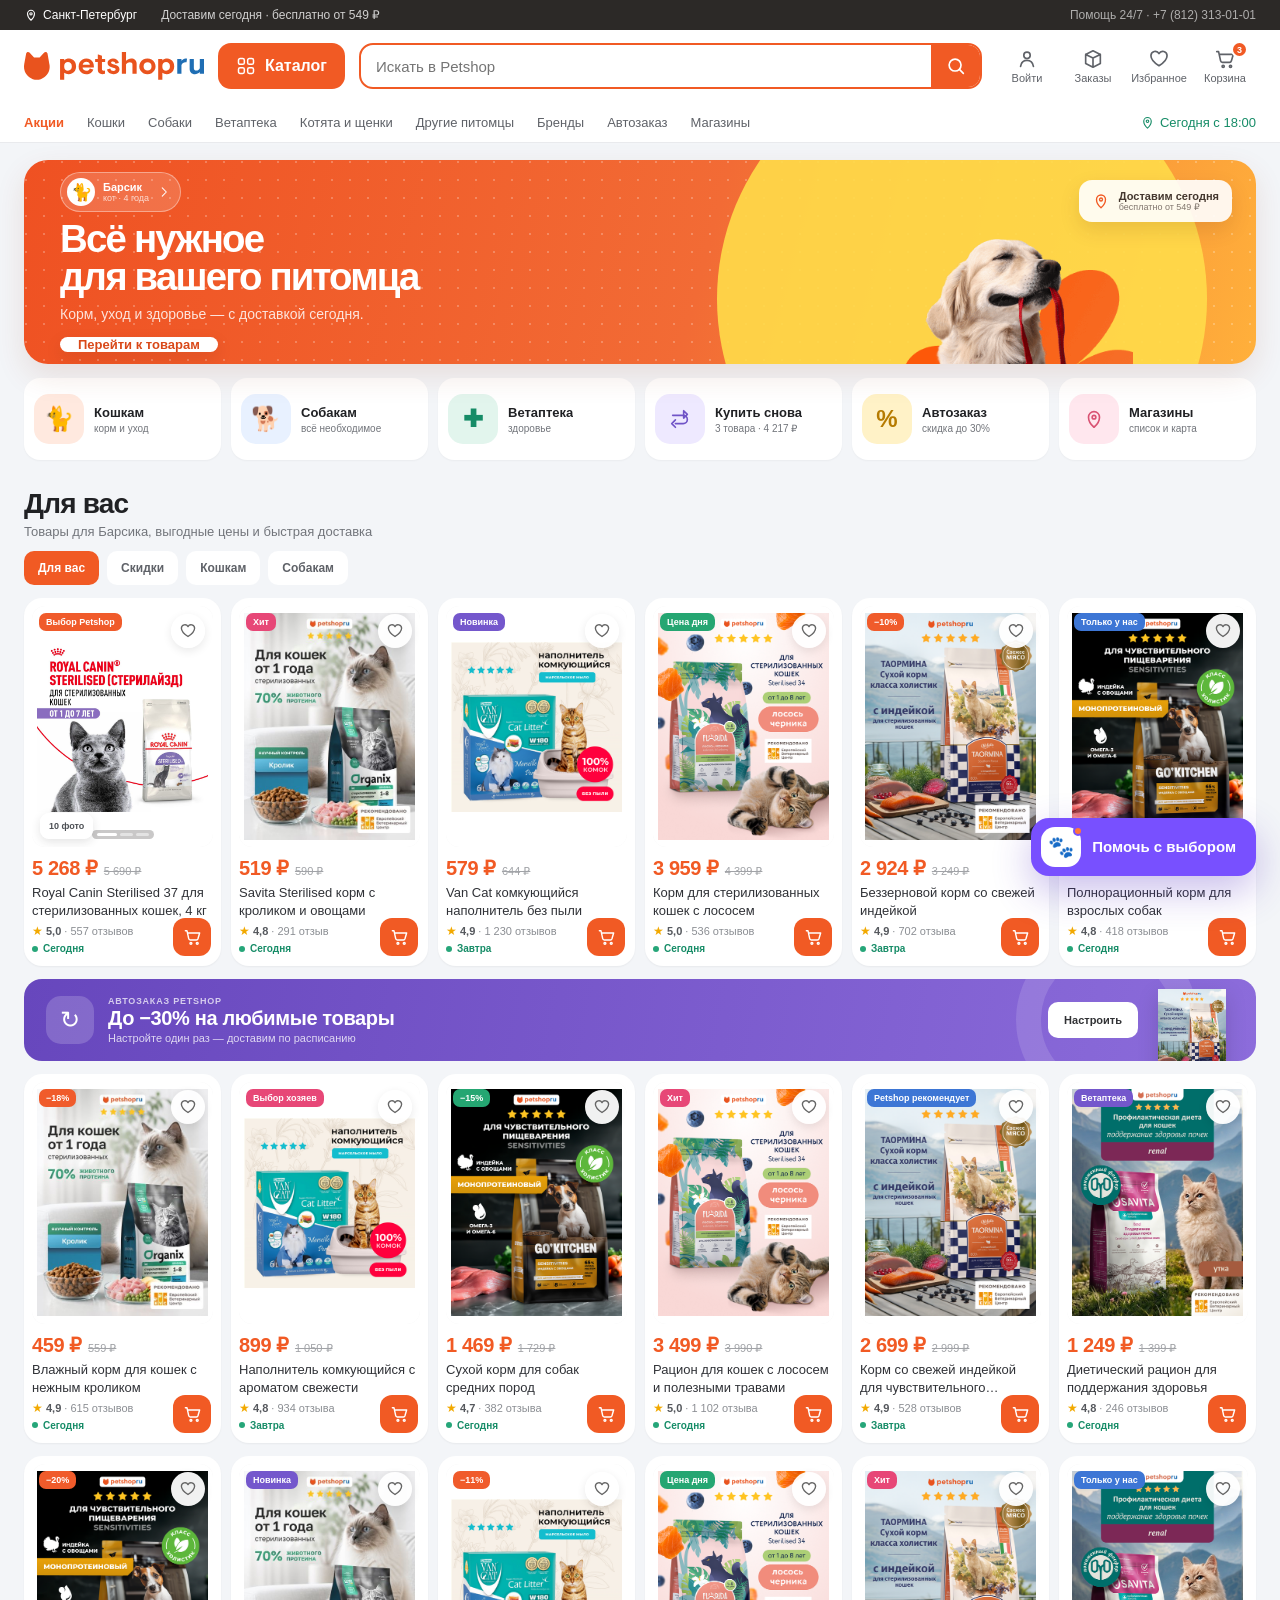
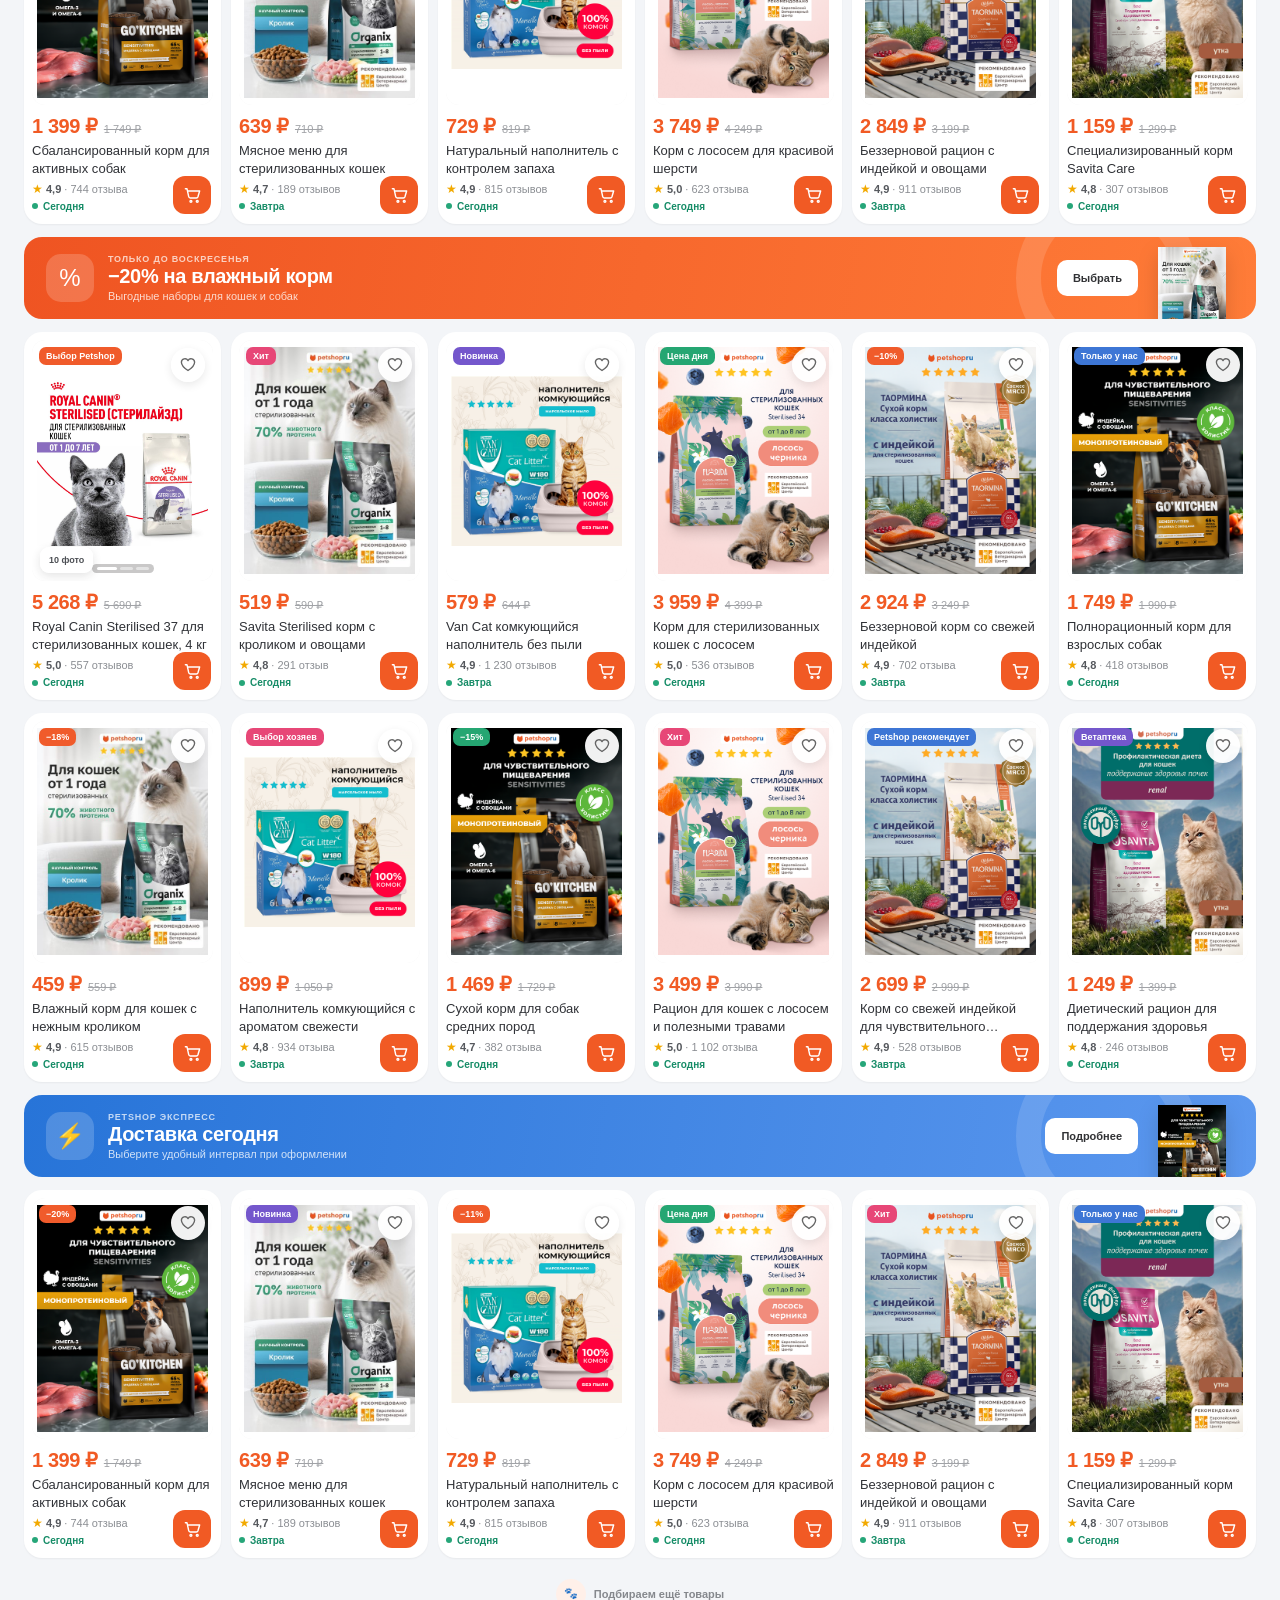
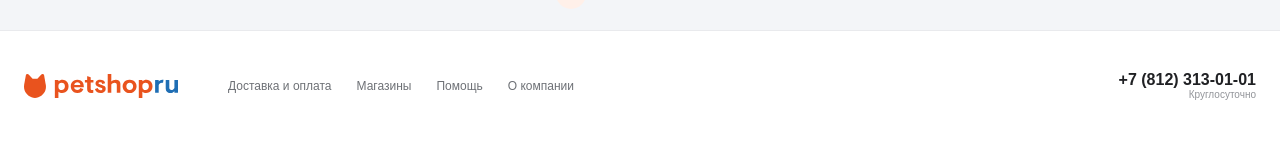
<file: public/prototype/index.html>
<!doctype html>
<html lang="ru">
<head>
  <meta charset="utf-8">
  <meta name="viewport" content="width=device-width, initial-scale=1, viewport-fit=cover">
  <meta name="theme-color" content="#f15a24">
  <title>Petshop — новая лёгкая главная</title>
  <link rel="stylesheet" href="styles.css?v=9">
  <link rel="stylesheet" href="gallery.css?v=10">
  <link rel="stylesheet" href="assistant.css?v=17">
</head>
<body>
  <svg class="svg-sprite" aria-hidden="true">
    <symbol id="i-menu" viewBox="0 0 24 24"><path d="M4 7h16M4 12h16M4 17h16"/></symbol>
    <symbol id="i-search" viewBox="0 0 24 24"><circle cx="11" cy="11" r="6.5"/><path d="m16 16 4 4"/></symbol>
    <symbol id="i-pin" viewBox="0 0 24 24"><path d="M12 21s6-5.1 6-11a6 6 0 1 0-12 0c0 5.9 6 11 6 11Z"/><circle cx="12" cy="10" r="2"/></symbol>
    <symbol id="i-user" viewBox="0 0 24 24"><circle cx="12" cy="8" r="3.5"/><path d="M5 20c.7-4.3 3.2-6.5 7-6.5s6.3 2.2 7 6.5"/></symbol>
    <symbol id="i-heart" viewBox="0 0 24 24"><path d="M20.8 8.4c0 5.4-8.8 11-8.8 11s-8.8-5.6-8.8-11A4.7 4.7 0 0 1 12 6.1a4.7 4.7 0 0 1 8.8 2.3Z"/></symbol>
    <symbol id="i-cart" viewBox="0 0 24 24"><path d="M3 4h2l2.2 10.1a2 2 0 0 0 2 1.6h7.8a2 2 0 0 0 1.9-1.4L21 7H6"/><circle cx="10" cy="20" r="1.2"/><circle cx="18" cy="20" r="1.2"/></symbol>
    <symbol id="i-box" viewBox="0 0 24 24"><path d="m4 7 8-4 8 4-8 4-8-4Zm0 0v10l8 4 8-4V7M12 11v10"/></symbol>
    <symbol id="i-paw" viewBox="0 0 24 24"><ellipse cx="7" cy="8" rx="2" ry="3"/><ellipse cx="17" cy="8" rx="2" ry="3"/><ellipse cx="12" cy="5.5" rx="2" ry="3"/><path d="M6.5 17c0-3 2.5-6 5.5-6s5.5 3 5.5 6c0 2-1.7 3-3.4 2.3a5 5 0 0 0-4.2 0C8.2 20 6.5 19 6.5 17Z"/></symbol>
    <symbol id="i-grid" viewBox="0 0 24 24"><rect x="3" y="3" width="7" height="7" rx="2"/><rect x="14" y="3" width="7" height="7" rx="2"/><rect x="3" y="14" width="7" height="7" rx="2"/><rect x="14" y="14" width="7" height="7" rx="2"/></symbol>
    <symbol id="i-chevron" viewBox="0 0 24 24"><path d="m9 5 7 7-7 7"/></symbol>
    <symbol id="i-close" viewBox="0 0 24 24"><path d="m5 5 14 14M19 5 5 19"/></symbol>
    <symbol id="i-repeat" viewBox="0 0 24 24"><path d="M4 8h11.5a4.5 4.5 0 0 1 0 9H7"/><path d="m7 13-4 4 4 4M20 7l-4-4v8l4-4Z"/></symbol>
    <symbol id="i-home" viewBox="0 0 24 24"><path d="m3 11 9-8 9 8"/><path d="M5 10v11h14V10M9 21v-7h6v7"/></symbol>
  </svg>

  <div class="topbar">
    <div class="shell topbar__inner">
      <button type="button" data-toast="Город доставки — Санкт-Петербург"><svg><use href="#i-pin"/></svg>Санкт-Петербург</button>
      <span>Доставим сегодня · бесплатно от 549 ₽</span>
      <a href="tel:+78123130101">Помощь 24/7 · +7 (812) 313-01-01</a>
    </div>
  </div>

  <header class="site-header">
    <div class="shell header-main">
      <button class="icon-button mobile-menu" type="button" aria-label="Открыть меню" aria-expanded="false" data-menu-open><svg><use href="#i-menu"/></svg></button>

      <a class="logo" href="index.html" aria-label="Petshop — главная"><img src="assets/petshop-logo.svg" alt="Petshop.ru"></a>

      <a class="catalog-button" href="catalog.html"><svg><use href="#i-grid"/></svg>Каталог</a>

      <form class="search search--desktop" data-search-form>
        <input type="search" placeholder="Искать в Petshop" aria-label="Поиск в Petshop">
        <button type="submit" aria-label="Найти"><svg><use href="#i-search"/></svg></button>
      </form>

      <nav class="account-nav" aria-label="Личный кабинет">
        <a href="#"><svg><use href="#i-user"/></svg><span>Войти</span></a>
        <a href="#"><svg><use href="#i-box"/></svg><span>Заказы</span></a>
        <a href="#"><svg><use href="#i-heart"/></svg><span>Избранное</span></a>
        <a href="cart.html" class="cart-link"><svg><use href="#i-cart"/></svg><span>Корзина</span><b data-cart-count>3</b></a>
      </nav>

      <a class="mobile-cart" href="cart.html" aria-label="Корзина"><svg><use href="#i-cart"/></svg><b data-cart-count>3</b></a>
    </div>

    <div class="shell mobile-search-wrap">
      <form class="search search--mobile" data-search-form>
        <svg><use href="#i-search"/></svg>
        <input type="search" placeholder="Искать в Petshop" aria-label="Поиск в Petshop">
      </form>
    </div>

    <nav class="shell shortcut-nav" aria-label="Разделы магазина">
      <a class="shortcut-nav__accent" href="#catalog">Акции</a>
      <a href="catalog.html?page=cats">Кошки</a>
      <a href="catalog.html?page=dogs">Собаки</a>
      <a href="catalog.html#vet">Ветаптека</a>
      <a href="catalog.html#young">Котята и щенки</a>
      <a href="catalog.html?page=other-pets">Другие питомцы</a>
      <a href="#">Бренды</a>
      <a href="#auto">Автозаказ</a>
      <a href="stores.html">Магазины</a>
      <span><svg><use href="#i-pin"/></svg> Сегодня с 18:00</span>
    </nav>
  </header>

  <main>
    <section class="shell hero">
      <div class="hero__content">
        <button class="pet-chip" type="button" data-toast="Профиль Барсика открыт"><span class="pet-chip__avatar">🐈</span><span><b>Барсик</b><small>кот · 4 года</small></span><svg><use href="#i-chevron"/></svg></button>
        <h1>Всё нужное<br>для вашего питомца</h1>
        <p>Корм, уход и здоровье — с доставкой сегодня.</p>
        <button class="hero__button" type="button" data-scroll-catalog>Перейти к товарам</button>
      </div>
      <div class="hero__message"><svg><use href="#i-pin"/></svg><span><b>Доставим сегодня</b><small>бесплатно от 549 ₽</small></span></div>
      <div class="hero__shape"></div>
      <img class="hero__pet" src="assets/hero-dog.png" alt="Собака Petshop">
    </section>

    <section class="shell quick-section" aria-label="Быстрые действия">
      <div class="quick-grid">
        <a class="quick-card" href="catalog.html?page=cats"><span class="quick-card__icon quick-card__icon--peach">🐈</span><span><b>Кошкам</b><small>корм и уход</small></span></a>
        <a class="quick-card" href="catalog.html?page=dogs"><span class="quick-card__icon quick-card__icon--blue">🐕</span><span><b>Собакам</b><small>всё необходимое</small></span></a>
        <a class="quick-card" href="catalog.html#vet"><span class="quick-card__icon quick-card__icon--green">✚</span><span><b>Ветаптека</b><small>здоровье</small></span></a>
        <button class="quick-card" type="button" data-repeat-order><span class="quick-card__icon quick-card__icon--lilac"><svg><use href="#i-repeat"/></svg></span><span><b>Купить снова</b><small>3 товара · 4 217 ₽</small></span></button>
        <a class="quick-card" href="#auto"><span class="quick-card__icon quick-card__icon--yellow">%</span><span><b>Автозаказ</b><small>скидка до 30%</small></span></a>
      <a class="quick-card" href="stores.html"><span class="quick-card__icon quick-card__icon--rose"><svg><use href="#i-pin"/></svg></span><span><b>Магазины</b><small>список и карта</small></span></a>
      </div>
    </section>

    <section class="shell product-section" id="catalog">
      <div class="section-head">
        <div><h2>Для вас</h2><p>Товары для Барсика, выгодные цены и быстрая доставка</p></div>
      </div>

      <div class="discovery-tabs" aria-label="Фильтры товарной ленты">
        <button class="is-active" type="button">Для вас</button>
        <button type="button" data-toast="Показываем товары со скидками">Скидки</button>
        <button type="button" data-toast="Показываем товары для кошек">Кошкам</button>
        <button type="button" data-toast="Показываем товары для собак">Собакам</button>
      </div>

      <div class="product-feed" data-product-feed aria-live="polite"></div>
      <div class="feed-loader" data-feed-sentinel><span>🐾</span> Подбираем ещё товары</div>
    </section>
  </main>

  <footer class="footer">
    <div class="shell footer__inner">
      <a class="logo logo--footer" href="#"><img src="assets/petshop-logo.svg" alt="Petshop.ru"></a>
      <nav><a href="#">Доставка и оплата</a><a href="stores.html">Магазины</a><a href="#">Помощь</a><a href="#">О компании</a></nav>
      <div><a href="tel:+78123130101">+7 (812) 313-01-01</a><span>Круглосуточно</span></div>
    </div>
  </footer>

  <nav class="mobile-bottom-nav" aria-label="Мобильная навигация">
    <a class="is-active" href="#"><svg><use href="#i-home"/></svg><span>Главная</span></a>
    <a href="catalog.html"><svg><use href="#i-grid"/></svg><span>Каталог</span></a>
    <a href="#"><svg><use href="#i-search"/></svg><span>Поиск</span></a>
    <a href="#"><svg><use href="#i-box"/></svg><span>Заказы</span></a>
    <a href="cart.html"><svg><use href="#i-cart"/></svg><span>Корзина</span><b data-cart-count>3</b></a>
  </nav>

  <aside class="mobile-drawer" aria-hidden="true" data-mobile-drawer>
    <div class="mobile-drawer__panel">
      <div class="mobile-drawer__head"><a class="logo" href="index.html"><img src="assets/petshop-logo.svg" alt="Petshop.ru"></a><button class="icon-button" type="button" aria-label="Закрыть меню" data-menu-close><svg><use href="#i-close"/></svg></button></div>
      <nav><a href="catalog.html">Каталог</a><a href="catalog.html?page=cats">Кошки</a><a href="catalog.html?page=dogs">Собаки</a><a href="catalog.html?page=other-pets">Другие питомцы</a><a href="catalog.html#vet">Ветаптека</a><a href="#auto">Автозаказ</a><a href="stores.html">Магазины</a></nav>
      <div class="drawer-delivery"><svg><use href="#i-pin"/></svg><span><b>Доставим сегодня</b><small>Санкт-Петербург</small></span></div>
    </div>
  </aside>

  <div class="toast" role="status" aria-live="polite" data-toast-box></div>
  <script src="gallery.js?v=10"></script>
  <script src="script.js?v=9"></script>
  <script src="assistant.js?v=21"></script>
</body>
</html>
</file>
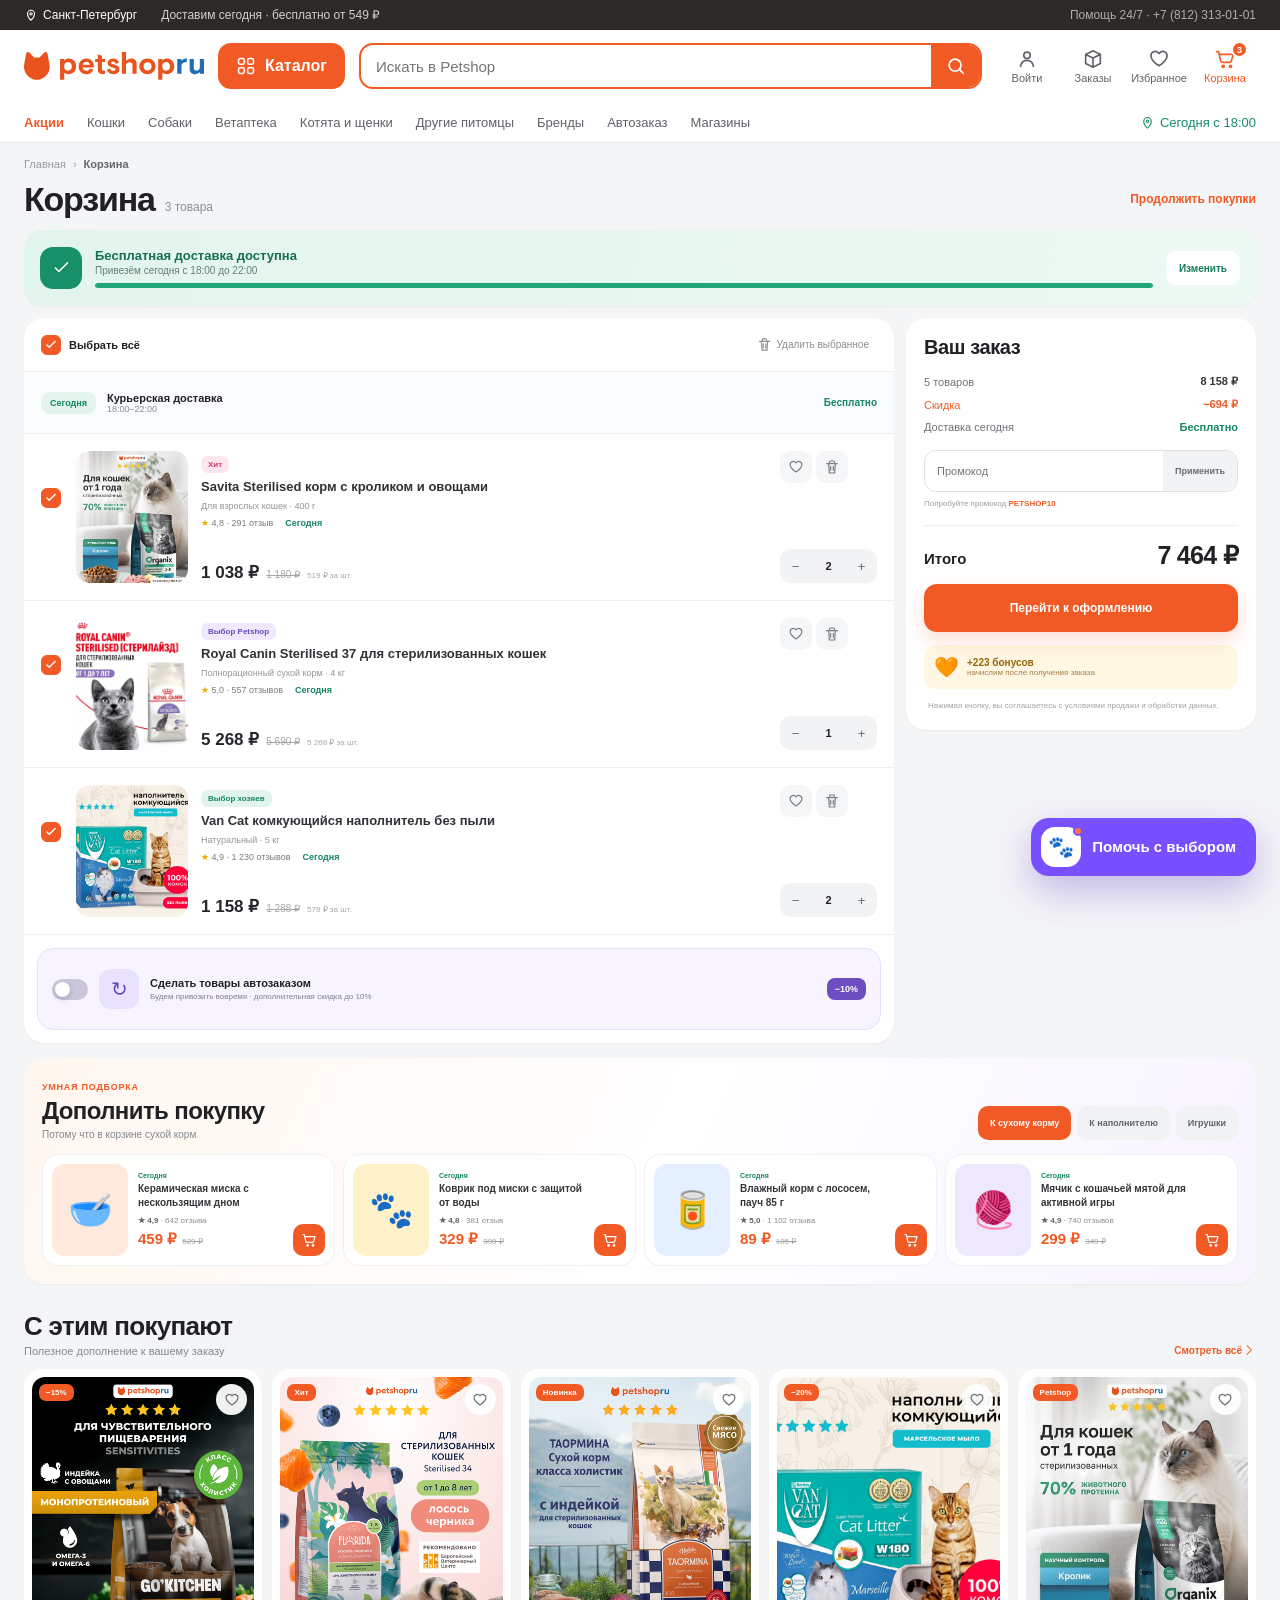
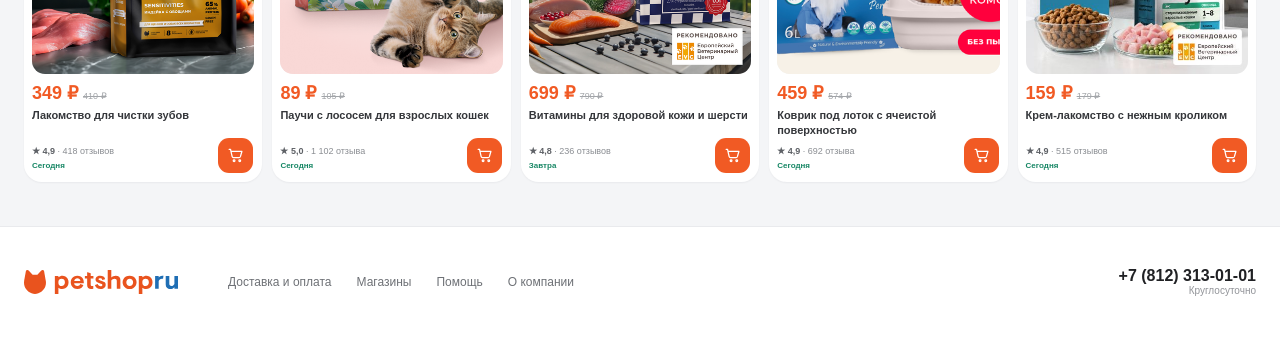
<file: public/prototype/cart.html>
<!doctype html>
<html lang="ru">
<head>
  <meta charset="utf-8">
  <meta name="viewport" content="width=device-width, initial-scale=1, viewport-fit=cover">
  <meta name="theme-color" content="#f15a24">
  <title>Корзина — Petshop</title>
  <link rel="stylesheet" href="styles.css?v=9">
  <link rel="stylesheet" href="cart.css?v=9">
  <link rel="stylesheet" href="gallery.css?v=10">
  <link rel="stylesheet" href="assistant.css?v=17">
</head>
<body class="cart-page">
  <svg class="svg-sprite" aria-hidden="true">
    <symbol id="i-menu" viewBox="0 0 24 24"><path d="M4 7h16M4 12h16M4 17h16"/></symbol>
    <symbol id="i-search" viewBox="0 0 24 24"><circle cx="11" cy="11" r="6.5"/><path d="m16 16 4 4"/></symbol>
    <symbol id="i-pin" viewBox="0 0 24 24"><path d="M12 21s6-5.1 6-11a6 6 0 1 0-12 0c0 5.9 6 11 6 11Z"/><circle cx="12" cy="10" r="2"/></symbol>
    <symbol id="i-user" viewBox="0 0 24 24"><circle cx="12" cy="8" r="3.5"/><path d="M5 20c.7-4.3 3.2-6.5 7-6.5s6.3 2.2 7 6.5"/></symbol>
    <symbol id="i-heart" viewBox="0 0 24 24"><path d="M20.8 8.4c0 5.4-8.8 11-8.8 11s-8.8-5.6-8.8-11A4.7 4.7 0 0 1 12 6.1a4.7 4.7 0 0 1 8.8 2.3Z"/></symbol>
    <symbol id="i-cart" viewBox="0 0 24 24"><path d="M3 4h2l2.2 10.1a2 2 0 0 0 2 1.6h7.8a2 2 0 0 0 1.9-1.4L21 7H6"/><circle cx="10" cy="20" r="1.2"/><circle cx="18" cy="20" r="1.2"/></symbol>
    <symbol id="i-box" viewBox="0 0 24 24"><path d="m4 7 8-4 8 4-8 4-8-4Zm0 0v10l8 4 8-4V7M12 11v10"/></symbol>
    <symbol id="i-grid" viewBox="0 0 24 24"><rect x="3" y="3" width="7" height="7" rx="2"/><rect x="14" y="3" width="7" height="7" rx="2"/><rect x="3" y="14" width="7" height="7" rx="2"/><rect x="14" y="14" width="7" height="7" rx="2"/></symbol>
    <symbol id="i-chevron" viewBox="0 0 24 24"><path d="m9 5 7 7-7 7"/></symbol>
    <symbol id="i-close" viewBox="0 0 24 24"><path d="m5 5 14 14M19 5 5 19"/></symbol>
    <symbol id="i-home" viewBox="0 0 24 24"><path d="m3 11 9-8 9 8"/><path d="M5 10v11h14V10M9 21v-7h6v7"/></symbol>
    <symbol id="i-trash" viewBox="0 0 24 24"><path d="M4 7h16M9 3h6l1 4H8l1-4Zm-2 4 1 14h8l1-14M10 11v6M14 11v6"/></symbol>
    <symbol id="i-check" viewBox="0 0 24 24"><path d="m5 12 4 4L19 6"/></symbol>
  </svg>

  <div class="topbar">
    <div class="shell topbar__inner">
      <button type="button" data-toast="Город доставки — Санкт-Петербург"><svg><use href="#i-pin"/></svg>Санкт-Петербург</button>
      <span>Доставим сегодня · бесплатно от 549 ₽</span>
      <a href="tel:+78123130101">Помощь 24/7 · +7 (812) 313-01-01</a>
    </div>
  </div>

  <header class="site-header">
    <div class="shell header-main">
      <button class="icon-button mobile-menu" type="button" aria-label="Открыть меню" aria-expanded="false" data-menu-open><svg><use href="#i-menu"/></svg></button>
      <a class="logo" href="index.html" aria-label="Petshop — главная"><img src="assets/petshop-logo.svg" alt="Petshop.ru"></a>
      <a class="catalog-button" href="catalog.html"><svg><use href="#i-grid"/></svg>Каталог</a>
      <form class="search search--desktop" data-search-form>
        <input type="search" placeholder="Искать в Petshop" aria-label="Поиск в Petshop">
        <button type="submit" aria-label="Найти"><svg><use href="#i-search"/></svg></button>
      </form>
      <nav class="account-nav" aria-label="Личный кабинет">
        <a href="#" data-toast="Вход в личный кабинет"><svg><use href="#i-user"/></svg><span>Войти</span></a>
        <a href="#" data-toast="Открываем заказы"><svg><use href="#i-box"/></svg><span>Заказы</span></a>
        <a href="#" data-toast="Открываем избранное"><svg><use href="#i-heart"/></svg><span>Избранное</span></a>
        <a href="cart.html" class="cart-link is-current"><svg><use href="#i-cart"/></svg><span>Корзина</span><b data-cart-count>3</b></a>
      </nav>
      <a class="mobile-cart is-current" href="cart.html" aria-label="Корзина"><svg><use href="#i-cart"/></svg><b data-cart-count>3</b></a>
    </div>

    <div class="shell mobile-search-wrap">
      <form class="search search--mobile" data-search-form>
        <svg><use href="#i-search"/></svg>
        <input type="search" placeholder="Искать в Petshop" aria-label="Поиск в Petshop">
      </form>
    </div>

    <nav class="shell shortcut-nav" aria-label="Разделы магазина">
      <a class="shortcut-nav__accent" href="index.html#catalog">Акции</a>
      <a href="catalog.html?page=cats">Кошки</a>
      <a href="catalog.html?page=dogs">Собаки</a>
      <a href="catalog.html#vet">Ветаптека</a>
      <a href="catalog.html#young">Котята и щенки</a>
      <a href="catalog.html#other-pets">Другие питомцы</a>
      <a href="#" data-toast="Открываем список брендов">Бренды</a>
      <a href="index.html#auto">Автозаказ</a>
      <a href="stores.html">Магазины</a>
      <span><svg><use href="#i-pin"/></svg> Сегодня с 18:00</span>
    </nav>
  </header>

  <main class="shell cart-main">
    <nav class="cart-breadcrumbs" aria-label="Хлебные крошки"><a href="index.html">Главная</a><span>›</span><b>Корзина</b></nav>
    <div class="cart-title"><div><h1>Корзина</h1><span data-cart-title-count>3 товара</span></div><a href="catalog.html">Продолжить покупки</a></div>

    <section class="free-delivery" data-free-delivery>
      <span class="free-delivery__icon"><svg><use href="#i-check"/></svg></span>
      <div><b data-delivery-message>Бесплатная доставка доступна</b><small>Привезём сегодня с 18:00 до 22:00</small><i><span data-delivery-progress></span></i></div>
      <button type="button" data-toast="Интервалы доставки можно изменить при оформлении">Изменить</button>
    </section>

    <div class="cart-layout">
      <section class="cart-list-card">
        <div class="cart-list-head">
          <label class="cart-check"><input type="checkbox" checked data-select-all><i><svg><use href="#i-check"/></svg></i><span>Выбрать всё</span></label>
          <button type="button" data-delete-selected><svg><use href="#i-trash"/></svg>Удалить выбранное</button>
        </div>
        <div class="cart-delivery-head"><span>Сегодня</span><div><b>Курьерская доставка</b><small>18:00–22:00</small></div><em>Бесплатно</em></div>

        <div class="cart-items" data-cart-items>
          <article class="cart-item" data-cart-item data-context="food" data-price="519" data-old-price="590" data-quantity="2">
            <label class="cart-check cart-item__check"><input type="checkbox" checked data-item-check><i><svg><use href="#i-check"/></svg></i></label>
            <button class="cart-item__image" type="button" aria-label="Открыть Savita Sterilised" data-product-open><img src="assets/product-rabbit.jpg" alt="Savita Sterilised с кроликом"></button>
            <div class="cart-item__info">
              <span class="cart-item__badge">Хит</span>
              <h2>Savita Sterilised корм с кроликом и овощами</h2>
              <p>Для взрослых кошек · 400 г</p>
              <div class="cart-item__meta"><span>★ 4,8 · 291 отзыв</span><b>Сегодня</b></div>
              <div class="cart-item__mobile-price"><strong data-line-price>1 038 ₽</strong><del data-line-old>1 180 ₽</del></div>
              <div class="cart-item__mobile-controls"></div>
            </div>
            <div class="cart-item__actions"><button type="button" aria-label="В избранное" data-favorite><svg><use href="#i-heart"/></svg></button><button type="button" aria-label="Удалить товар" data-remove-item><svg><use href="#i-trash"/></svg></button></div>
            <div class="cart-item__price"><strong data-line-price>1 038 ₽</strong><del data-line-old>1 180 ₽</del><small>519 ₽ за шт.</small></div>
            <div class="quantity" aria-label="Количество товара"><button type="button" aria-label="Уменьшить количество" data-quantity-minus>−</button><b data-quantity-value>2</b><button type="button" aria-label="Увеличить количество" data-quantity-plus>+</button></div>
          </article>

          <article class="cart-item" data-cart-item data-context="food" data-gallery="royal" data-price="5268" data-old-price="5690" data-quantity="1">
            <label class="cart-check cart-item__check"><input type="checkbox" checked data-item-check><i><svg><use href="#i-check"/></svg></i></label>
            <button class="cart-item__image" type="button" aria-label="Открыть Royal Canin Sterilised 37" data-product-open><img src="assets/gallery-royal-01.jpg" alt="Royal Canin Sterilised 37"></button>
            <div class="cart-item__info">
              <span class="cart-item__badge cart-item__badge--purple">Выбор Petshop</span>
              <h2>Royal Canin Sterilised 37 для стерилизованных кошек</h2>
              <p>Полнорационный сухой корм · 4 кг</p>
              <div class="cart-item__meta"><span>★ 5,0 · 557 отзывов</span><b>Сегодня</b></div>
              <div class="cart-item__mobile-price"><strong data-line-price>5 268 ₽</strong><del data-line-old>5 690 ₽</del></div>
              <div class="cart-item__mobile-controls"></div>
            </div>
            <div class="cart-item__actions"><button type="button" aria-label="В избранное" data-favorite><svg><use href="#i-heart"/></svg></button><button type="button" aria-label="Удалить товар" data-remove-item><svg><use href="#i-trash"/></svg></button></div>
            <div class="cart-item__price"><strong data-line-price>5 268 ₽</strong><del data-line-old>5 690 ₽</del><small>5 268 ₽ за шт.</small></div>
            <div class="quantity" aria-label="Количество товара"><button type="button" aria-label="Уменьшить количество" data-quantity-minus>−</button><b data-quantity-value>1</b><button type="button" aria-label="Увеличить количество" data-quantity-plus>+</button></div>
          </article>

          <article class="cart-item" data-cart-item data-context="litter" data-price="579" data-old-price="644" data-quantity="2">
            <label class="cart-check cart-item__check"><input type="checkbox" checked data-item-check><i><svg><use href="#i-check"/></svg></i></label>
            <button class="cart-item__image" type="button" aria-label="Открыть Van Cat" data-product-open><img src="assets/product-litter.png" alt="Van Cat наполнитель"></button>
            <div class="cart-item__info">
              <span class="cart-item__badge cart-item__badge--green">Выбор хозяев</span>
              <h2>Van Cat комкующийся наполнитель без пыли</h2>
              <p>Натуральный · 5 кг</p>
              <div class="cart-item__meta"><span>★ 4,9 · 1 230 отзывов</span><b>Сегодня</b></div>
              <div class="cart-item__mobile-price"><strong data-line-price>1 158 ₽</strong><del data-line-old>1 288 ₽</del></div>
              <div class="cart-item__mobile-controls"></div>
            </div>
            <div class="cart-item__actions"><button type="button" aria-label="В избранное" data-favorite><svg><use href="#i-heart"/></svg></button><button type="button" aria-label="Удалить товар" data-remove-item><svg><use href="#i-trash"/></svg></button></div>
            <div class="cart-item__price"><strong data-line-price>1 158 ₽</strong><del data-line-old>1 288 ₽</del><small>579 ₽ за шт.</small></div>
            <div class="quantity" aria-label="Количество товара"><button type="button" aria-label="Уменьшить количество" data-quantity-minus>−</button><b data-quantity-value>2</b><button type="button" aria-label="Увеличить количество" data-quantity-plus>+</button></div>
          </article>
        </div>

        <div class="cart-empty" data-cart-empty hidden><span>🛒</span><h2>Корзина пока пуста</h2><p>Верните товары или выберите что-нибудь из рекомендаций.</p><a href="catalog.html">Перейти в каталог</a></div>

        <label class="auto-order-card">
          <input type="checkbox" data-auto-order>
          <i></i>
          <span class="auto-order-card__icon">↻</span>
          <span><b>Сделать товары автозаказом</b><small>Будем привозить вовремя · дополнительная скидка до 10%</small></span>
          <em>−10%</em>
        </label>
      </section>

      <aside class="order-summary">
        <h2>Ваш заказ</h2>
        <div class="summary-row"><span data-summary-count>5 товаров</span><b data-summary-old>3 717 ₽</b></div>
        <div class="summary-row summary-row--discount"><span>Скидка</span><b data-summary-discount>−422 ₽</b></div>
        <div class="summary-row"><span>Доставка сегодня</span><b class="summary-free">Бесплатно</b></div>
        <form class="promo-form" data-promo-form><input type="text" placeholder="Промокод" aria-label="Промокод"><button type="submit">Применить</button></form>
        <div class="promo-hint">Попробуйте промокод <button type="button" data-copy-promo>PETSHOP10</button></div>
        <div class="summary-total"><span>Итого</span><strong data-summary-total>3 295 ₽</strong></div>
        <button class="checkout-button" type="button" data-checkout>Перейти к оформлению</button>
        <div class="summary-bonus"><span>🧡</span><div><b data-bonus-value>+99 бонусов</b><small>начислим после получения заказа</small></div></div>
        <p class="summary-legal">Нажимая кнопку, вы соглашаетесь с условиями продажи и обработки данных.</p>
      </aside>
    </div>

    <section class="context-recommendations" data-context-recommendations>
      <div class="context-recommendations__head">
        <div><span>Умная подборка</span><h2>Дополнить покупку</h2><p data-context-reason>Потому что в корзине сухой корм</p></div>
        <div class="context-tabs" role="tablist" aria-label="Тип рекомендаций">
          <button class="is-active" type="button" role="tab" aria-selected="true" data-context-tab="food">К сухому корму</button>
          <button type="button" role="tab" aria-selected="false" data-context-tab="litter">К наполнителю</button>
          <button type="button" role="tab" aria-selected="false" data-context-tab="toys">Игрушки</button>
        </div>
      </div>
      <div class="context-product-grid" role="tabpanel" data-context-products></div>
    </section>

    <section class="recommendations">
      <div class="recommendations__head"><div><h2>С этим покупают</h2><p>Полезное дополнение к вашему заказу</p></div><a href="catalog.html">Смотреть всё <svg><use href="#i-chevron"/></svg></a></div>
      <div class="recommendation-grid">
        <article class="recommendation-card"><div><span>−15%</span><button type="button" aria-label="В избранное" data-favorite><svg><use href="#i-heart"/></svg></button><img src="assets/product-dog.png" alt="Лакомство для чистки зубов"></div><strong>349 ₽</strong><del>410 ₽</del><h3>Лакомство для чистки зубов</h3><p><b>★ 4,9</b> · 418 отзывов</p><small>Сегодня</small><button type="button" data-reco-add><svg><use href="#i-cart"/></svg><span>В корзину</span></button></article>
        <article class="recommendation-card"><div><span>Хит</span><button type="button" aria-label="В избранное" data-favorite><svg><use href="#i-heart"/></svg></button><img src="assets/product-salmon.png" alt="Паучи с лососем"></div><strong>89 ₽</strong><del>105 ₽</del><h3>Паучи с лососем для взрослых кошек</h3><p><b>★ 5,0</b> · 1 102 отзыва</p><small>Сегодня</small><button type="button" data-reco-add><svg><use href="#i-cart"/></svg><span>В корзину</span></button></article>
        <article class="recommendation-card"><div><span>Новинка</span><button type="button" aria-label="В избранное" data-favorite><svg><use href="#i-heart"/></svg></button><img src="assets/product-turkey.png" alt="Витамины для шерсти"></div><strong>699 ₽</strong><del>790 ₽</del><h3>Витамины для здоровой кожи и шерсти</h3><p><b>★ 4,8</b> · 236 отзывов</p><small>Завтра</small><button type="button" data-reco-add><svg><use href="#i-cart"/></svg><span>В корзину</span></button></article>
        <article class="recommendation-card"><div><span>−20%</span><button type="button" aria-label="В избранное" data-favorite><svg><use href="#i-heart"/></svg></button><img src="assets/product-litter.png" alt="Коврик под лоток"></div><strong>459 ₽</strong><del>574 ₽</del><h3>Коврик под лоток с ячеистой поверхностью</h3><p><b>★ 4,9</b> · 692 отзыва</p><small>Сегодня</small><button type="button" data-reco-add><svg><use href="#i-cart"/></svg><span>В корзину</span></button></article>
        <article class="recommendation-card"><div><span>Petshop</span><button type="button" aria-label="В избранное" data-favorite><svg><use href="#i-heart"/></svg></button><img src="assets/product-rabbit.jpg" alt="Крем-лакомство"></div><strong>159 ₽</strong><del>179 ₽</del><h3>Крем-лакомство с нежным кроликом</h3><p><b>★ 4,9</b> · 515 отзывов</p><small>Сегодня</small><button type="button" data-reco-add><svg><use href="#i-cart"/></svg><span>В корзину</span></button></article>
      </div>
    </section>
  </main>

  <footer class="footer">
    <div class="shell footer__inner">
      <a class="logo logo--footer" href="index.html"><img src="assets/petshop-logo.svg" alt="Petshop.ru"></a>
      <nav><a href="#">Доставка и оплата</a><a href="stores.html">Магазины</a><a href="#">Помощь</a><a href="#">О компании</a></nav>
      <div><a href="tel:+78123130101">+7 (812) 313-01-01</a><span>Круглосуточно</span></div>
    </div>
  </footer>

  <div class="mobile-checkout-bar" data-mobile-checkout><div><small>Итого</small><b data-mobile-total>3 295 ₽</b></div><button type="button" data-checkout>Оформить</button></div>

  <nav class="mobile-bottom-nav cart-bottom-nav" aria-label="Мобильная навигация">
    <a href="index.html"><svg><use href="#i-home"/></svg><span>Главная</span></a>
    <a href="catalog.html"><svg><use href="#i-grid"/></svg><span>Каталог</span></a>
    <a href="#" data-toast="Нажмите на строку поиска"><svg><use href="#i-search"/></svg><span>Поиск</span></a>
    <a href="#" data-toast="Открываем заказы"><svg><use href="#i-box"/></svg><span>Заказы</span></a>
    <a class="is-active" href="cart.html"><svg><use href="#i-cart"/></svg><span>Корзина</span><b data-cart-count>3</b></a>
  </nav>

  <aside class="mobile-drawer" aria-hidden="true" data-mobile-drawer>
    <div class="mobile-drawer__panel">
      <div class="mobile-drawer__head"><a class="logo" href="index.html"><img src="assets/petshop-logo.svg" alt="Petshop.ru"></a><button class="icon-button" type="button" aria-label="Закрыть меню" data-menu-close><svg><use href="#i-close"/></svg></button></div>
      <nav><a href="catalog.html">Каталог</a><a href="catalog.html?page=cats">Кошки</a><a href="catalog.html?page=dogs">Собаки</a><a href="catalog.html#vet">Ветаптека</a><a href="index.html#auto">Автозаказ</a><a href="stores.html">Магазины</a></nav>
      <div class="drawer-delivery"><svg><use href="#i-pin"/></svg><span><b>Доставим сегодня</b><small>Санкт-Петербург</small></span></div>
    </div>
  </aside>

  <div class="toast" role="status" aria-live="polite" data-toast-box></div>
  <script src="gallery.js?v=10"></script>
  <script src="script.js?v=9"></script>
  <script src="cart.js?v=9"></script>
  <script src="assistant.js?v=21"></script>
</body>
</html>
</file>
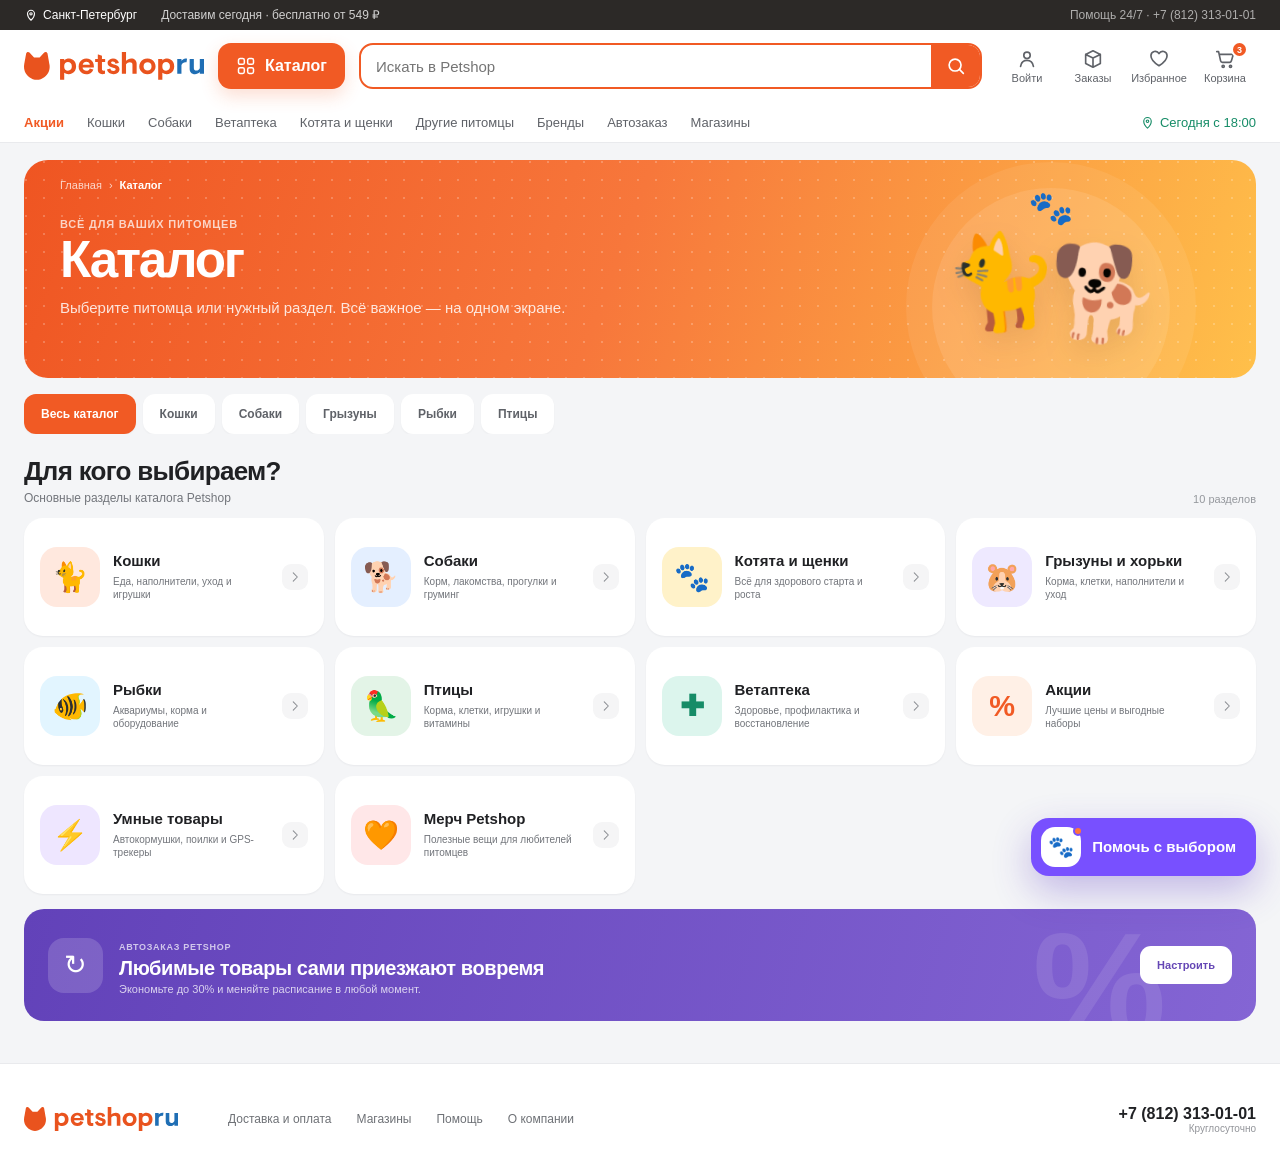
<file: public/prototype/catalog.html>
<!doctype html>
<html lang="ru">
<head>
  <meta charset="utf-8">
  <meta name="viewport" content="width=device-width, initial-scale=1, viewport-fit=cover">
  <meta name="theme-color" content="#f15a24">
  <title>Каталог — Petshop</title>
  <link rel="stylesheet" href="styles.css?v=9">
  <link rel="stylesheet" href="catalog.css?v=9">
  <link rel="stylesheet" href="gallery.css?v=10">
  <link rel="stylesheet" href="assistant.css?v=17">
</head>
<body class="catalog-page">
  <svg class="svg-sprite" aria-hidden="true">
    <symbol id="i-menu" viewBox="0 0 24 24"><path d="M4 7h16M4 12h16M4 17h16"/></symbol>
    <symbol id="i-search" viewBox="0 0 24 24"><circle cx="11" cy="11" r="6.5"/><path d="m16 16 4 4"/></symbol>
    <symbol id="i-pin" viewBox="0 0 24 24"><path d="M12 21s6-5.1 6-11a6 6 0 1 0-12 0c0 5.9 6 11 6 11Z"/><circle cx="12" cy="10" r="2"/></symbol>
    <symbol id="i-user" viewBox="0 0 24 24"><circle cx="12" cy="8" r="3.5"/><path d="M5 20c.7-4.3 3.2-6.5 7-6.5s6.3 2.2 7 6.5"/></symbol>
    <symbol id="i-heart" viewBox="0 0 24 24"><path d="M20.8 8.4c0 5.4-8.8 11-8.8 11s-8.8-5.6-8.8-11A4.7 4.7 0 0 1 12 6.1a4.7 4.7 0 0 1 8.8 2.3Z"/></symbol>
    <symbol id="i-cart" viewBox="0 0 24 24"><path d="M3 4h2l2.2 10.1a2 2 0 0 0 2 1.6h7.8a2 2 0 0 0 1.9-1.4L21 7H6"/><circle cx="10" cy="20" r="1.2"/><circle cx="18" cy="20" r="1.2"/></symbol>
    <symbol id="i-box" viewBox="0 0 24 24"><path d="m4 7 8-4 8 4-8 4-8-4Zm0 0v10l8 4 8-4V7M12 11v10"/></symbol>
    <symbol id="i-grid" viewBox="0 0 24 24"><rect x="3" y="3" width="7" height="7" rx="2"/><rect x="14" y="3" width="7" height="7" rx="2"/><rect x="3" y="14" width="7" height="7" rx="2"/><rect x="14" y="14" width="7" height="7" rx="2"/></symbol>
    <symbol id="i-chevron" viewBox="0 0 24 24"><path d="m9 5 7 7-7 7"/></symbol>
    <symbol id="i-close" viewBox="0 0 24 24"><path d="m5 5 14 14M19 5 5 19"/></symbol>
    <symbol id="i-home" viewBox="0 0 24 24"><path d="m3 11 9-8 9 8"/><path d="M5 10v11h14V10M9 21v-7h6v7"/></symbol>
  </svg>

  <div class="topbar">
    <div class="shell topbar__inner">
      <button type="button" data-toast="Город доставки — Санкт-Петербург"><svg><use href="#i-pin"/></svg>Санкт-Петербург</button>
      <span>Доставим сегодня · бесплатно от 549 ₽</span>
      <a href="tel:+78123130101">Помощь 24/7 · +7 (812) 313-01-01</a>
    </div>
  </div>

  <header class="site-header">
    <div class="shell header-main">
      <button class="icon-button mobile-menu" type="button" aria-label="Открыть меню" aria-expanded="false" data-menu-open><svg><use href="#i-menu"/></svg></button>
      <a class="logo" href="index.html" aria-label="Petshop — главная"><img src="assets/petshop-logo.svg" alt="Petshop.ru"></a>
      <a class="catalog-button is-current" href="catalog.html"><svg><use href="#i-grid"/></svg>Каталог</a>

      <form class="search search--desktop" data-search-form>
        <input type="search" placeholder="Искать в Petshop" aria-label="Поиск в Petshop">
        <button type="submit" aria-label="Найти"><svg><use href="#i-search"/></svg></button>
      </form>

      <nav class="account-nav" aria-label="Личный кабинет">
        <a href="#" data-toast="Вход в личный кабинет"><svg><use href="#i-user"/></svg><span>Войти</span></a>
        <a href="#" data-toast="Открываем заказы"><svg><use href="#i-box"/></svg><span>Заказы</span></a>
        <a href="#" data-toast="Открываем избранное"><svg><use href="#i-heart"/></svg><span>Избранное</span></a>
        <a href="cart.html" class="cart-link"><svg><use href="#i-cart"/></svg><span>Корзина</span><b data-cart-count>3</b></a>
      </nav>
      <a class="mobile-cart" href="cart.html" aria-label="Корзина"><svg><use href="#i-cart"/></svg><b data-cart-count>3</b></a>
    </div>

    <div class="shell mobile-search-wrap">
      <form class="search search--mobile" data-search-form>
        <svg><use href="#i-search"/></svg>
        <input type="search" placeholder="Искать в Petshop" aria-label="Поиск в Petshop">
      </form>
    </div>

    <nav class="shell shortcut-nav" aria-label="Разделы магазина">
      <a class="shortcut-nav__accent" href="index.html#catalog">Акции</a>
      <a href="catalog.html?page=cats" data-page-link="cats">Кошки</a>
      <a href="catalog.html?page=dogs" data-page-link="dogs">Собаки</a>
      <a href="catalog.html#vet">Ветаптека</a>
      <a href="catalog.html#young">Котята и щенки</a>
      <a href="catalog.html?page=other-pets" data-page-link="other-pets">Другие питомцы</a>
      <a href="#" data-toast="Открываем список брендов">Бренды</a>
      <a href="index.html#auto">Автозаказ</a>
      <a href="stores.html">Магазины</a>
      <span><svg><use href="#i-pin"/></svg> Сегодня с 18:00</span>
    </nav>
  </header>

  <main class="catalog-main" data-catalog-root>
    <noscript><p class="shell">Для просмотра каталога включите JavaScript.</p></noscript>
  </main>

  <footer class="footer">
    <div class="shell footer__inner">
      <a class="logo logo--footer" href="index.html"><img src="assets/petshop-logo.svg" alt="Petshop.ru"></a>
      <nav><a href="#">Доставка и оплата</a><a href="stores.html">Магазины</a><a href="#">Помощь</a><a href="#">О компании</a></nav>
      <div><a href="tel:+78123130101">+7 (812) 313-01-01</a><span>Круглосуточно</span></div>
    </div>
  </footer>

  <nav class="mobile-bottom-nav" aria-label="Мобильная навигация">
    <a href="index.html"><svg><use href="#i-home"/></svg><span>Главная</span></a>
    <a class="is-active" href="catalog.html"><svg><use href="#i-grid"/></svg><span>Каталог</span></a>
    <a href="#" data-toast="Нажмите на строку поиска"><svg><use href="#i-search"/></svg><span>Поиск</span></a>
    <a href="#" data-toast="Открываем заказы"><svg><use href="#i-box"/></svg><span>Заказы</span></a>
    <a href="cart.html"><svg><use href="#i-cart"/></svg><span>Корзина</span><b data-cart-count>3</b></a>
  </nav>

  <aside class="mobile-drawer" aria-hidden="true" data-mobile-drawer>
    <div class="mobile-drawer__panel">
      <div class="mobile-drawer__head"><a class="logo" href="index.html"><img src="assets/petshop-logo.svg" alt="Petshop.ru"></a><button class="icon-button" type="button" aria-label="Закрыть меню" data-menu-close><svg><use href="#i-close"/></svg></button></div>
      <nav><a href="catalog.html">Каталог</a><a href="catalog.html?page=cats">Кошки</a><a href="catalog.html?page=dogs">Собаки</a><a href="catalog.html?page=other-pets">Другие питомцы</a><a href="catalog.html#vet">Ветаптека</a><a href="index.html#auto">Автозаказ</a><a href="stores.html">Магазины</a></nav>
      <div class="drawer-delivery"><svg><use href="#i-pin"/></svg><span><b>Доставим сегодня</b><small>Санкт-Петербург</small></span></div>
    </div>
  </aside>

  <div class="toast" role="status" aria-live="polite" data-toast-box></div>
  <script src="gallery.js?v=10"></script>
  <script src="script.js?v=9"></script>
  <script src="catalog.js?v=10"></script>
  <script src="assistant.js?v=21"></script>
</body>
</html>
</file>
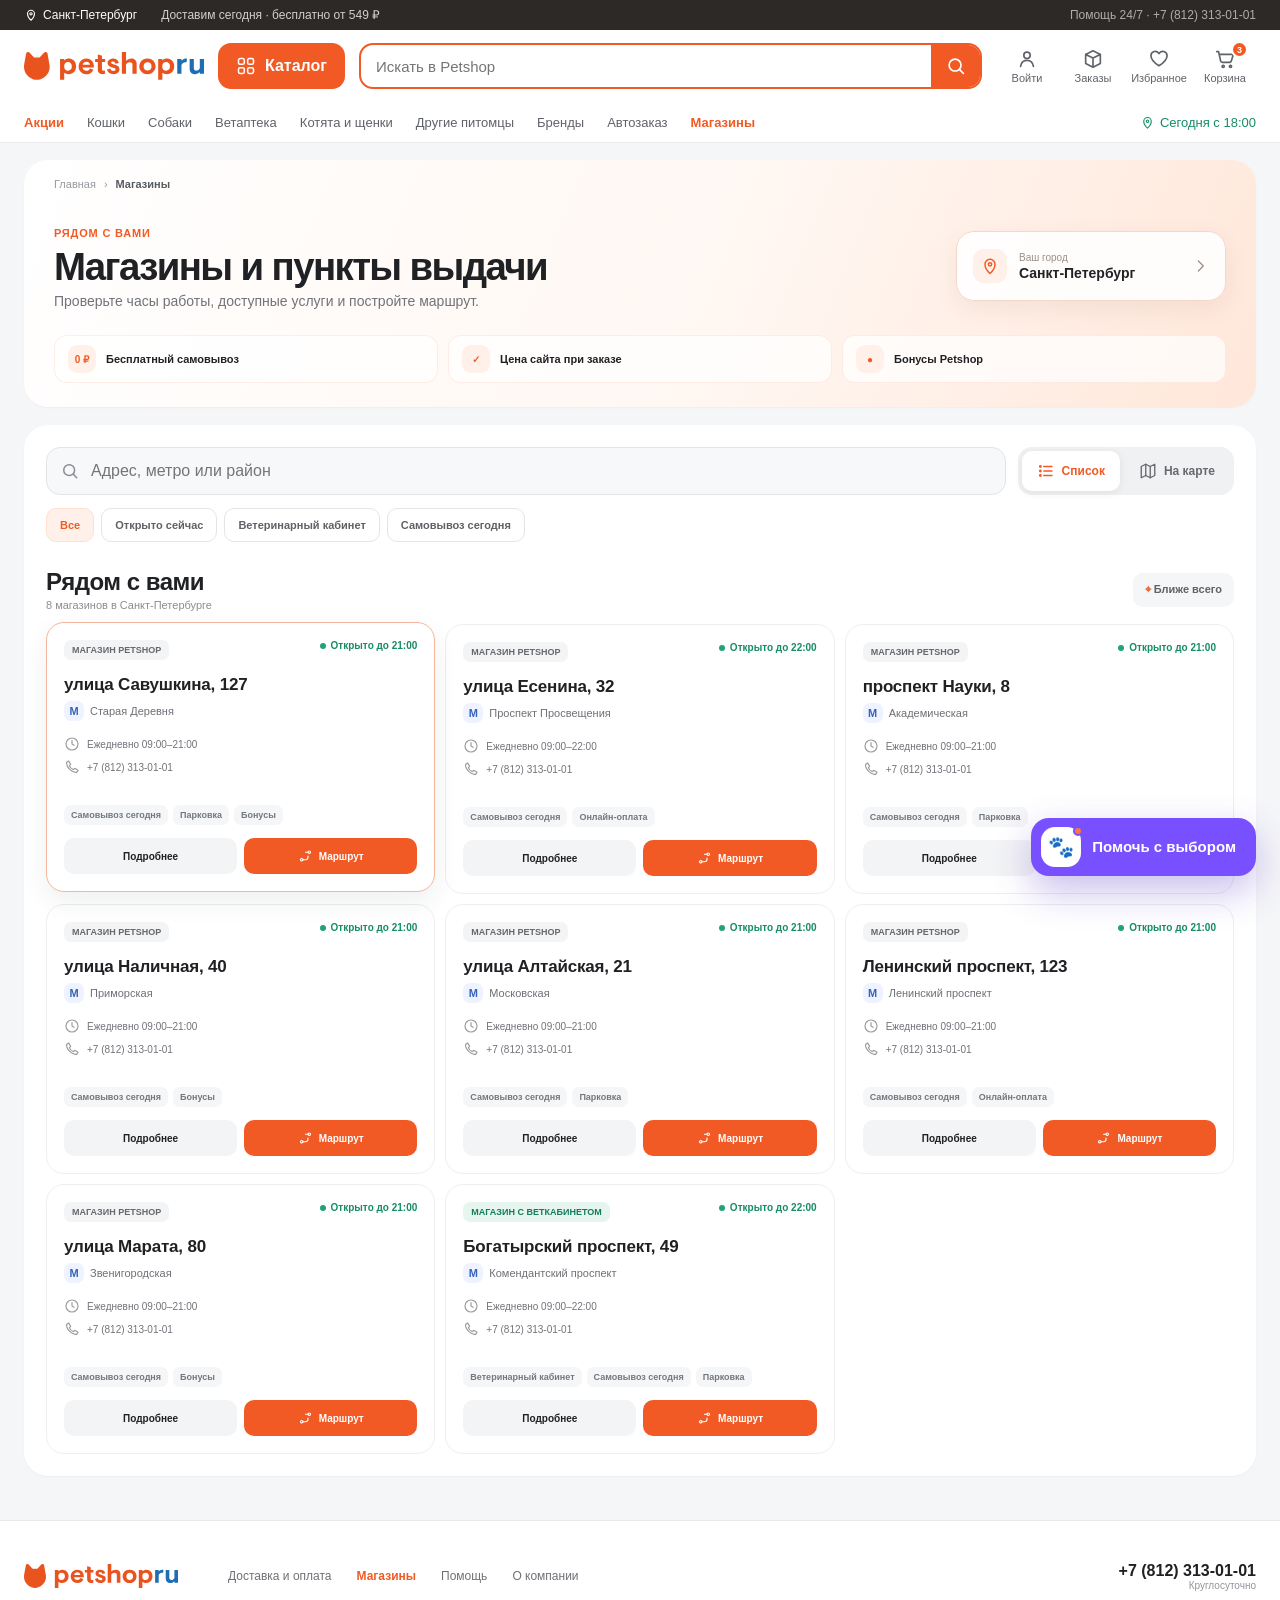
<file: public/prototype/stores.html>
<!doctype html>
<html lang="ru">
<head>
  <meta charset="utf-8">
  <meta name="viewport" content="width=device-width, initial-scale=1, viewport-fit=cover">
  <meta name="theme-color" content="#f15a24">
  <title>Магазины и пункты выдачи — Petshop</title>
  <link rel="stylesheet" href="styles.css?v=9">
  <link rel="stylesheet" href="stores.css?v=10">
  <link rel="stylesheet" href="gallery.css?v=10">
  <link rel="stylesheet" href="assistant.css?v=17">
</head>
<body class="stores-page">
  <svg class="svg-sprite" aria-hidden="true">
    <symbol id="i-menu" viewBox="0 0 24 24"><path d="M4 7h16M4 12h16M4 17h16"/></symbol>
    <symbol id="i-search" viewBox="0 0 24 24"><circle cx="11" cy="11" r="6.5"/><path d="m16 16 4 4"/></symbol>
    <symbol id="i-pin" viewBox="0 0 24 24"><path d="M12 21s6-5.1 6-11a6 6 0 1 0-12 0c0 5.9 6 11 6 11Z"/><circle cx="12" cy="10" r="2"/></symbol>
    <symbol id="i-user" viewBox="0 0 24 24"><circle cx="12" cy="8" r="3.5"/><path d="M5 20c.7-4.3 3.2-6.5 7-6.5s6.3 2.2 7 6.5"/></symbol>
    <symbol id="i-heart" viewBox="0 0 24 24"><path d="M20.8 8.4c0 5.4-8.8 11-8.8 11s-8.8-5.6-8.8-11A4.7 4.7 0 0 1 12 6.1a4.7 4.7 0 0 1 8.8 2.3Z"/></symbol>
    <symbol id="i-cart" viewBox="0 0 24 24"><path d="M3 4h2l2.2 10.1a2 2 0 0 0 2 1.6h7.8a2 2 0 0 0 1.9-1.4L21 7H6"/><circle cx="10" cy="20" r="1.2"/><circle cx="18" cy="20" r="1.2"/></symbol>
    <symbol id="i-box" viewBox="0 0 24 24"><path d="m4 7 8-4 8 4-8 4-8-4Zm0 0v10l8 4 8-4V7M12 11v10"/></symbol>
    <symbol id="i-grid" viewBox="0 0 24 24"><rect x="3" y="3" width="7" height="7" rx="2"/><rect x="14" y="3" width="7" height="7" rx="2"/><rect x="3" y="14" width="7" height="7" rx="2"/><rect x="14" y="14" width="7" height="7" rx="2"/></symbol>
    <symbol id="i-chevron" viewBox="0 0 24 24"><path d="m9 5 7 7-7 7"/></symbol>
    <symbol id="i-close" viewBox="0 0 24 24"><path d="m5 5 14 14M19 5 5 19"/></symbol>
    <symbol id="i-home" viewBox="0 0 24 24"><path d="m3 11 9-8 9 8"/><path d="M5 10v11h14V10M9 21v-7h6v7"/></symbol>
    <symbol id="i-list" viewBox="0 0 24 24"><path d="M9 6h11M9 12h11M9 18h11"/><circle cx="4.5" cy="6" r="1"/><circle cx="4.5" cy="12" r="1"/><circle cx="4.5" cy="18" r="1"/></symbol>
    <symbol id="i-map" viewBox="0 0 24 24"><path d="m3 6 6-3 6 3 6-3v15l-6 3-6-3-6 3V6Z"/><path d="M9 3v15M15 6v15"/></symbol>
    <symbol id="i-route" viewBox="0 0 24 24"><circle cx="6" cy="18" r="2"/><circle cx="18" cy="6" r="2"/><path d="M8 18h4a4 4 0 0 0 4-4v-2M12 6h4"/></symbol>
    <symbol id="i-clock" viewBox="0 0 24 24"><circle cx="12" cy="12" r="9"/><path d="M12 7v5l3 2"/></symbol>
    <symbol id="i-phone" viewBox="0 0 24 24"><path d="M7 3 4 5c-1 7 8 16 15 15l2-3-5-3-2 2c-3-1-5-3-6-6l2-2-3-5Z"/></symbol>
  </svg>

  <div class="topbar">
    <div class="shell topbar__inner">
      <a class="topbar__location" href="stores.html"><svg><use href="#i-pin"/></svg>Санкт-Петербург</a>
      <span>Доставим сегодня · бесплатно от 549 ₽</span>
      <a href="tel:+78123130101">Помощь 24/7 · +7 (812) 313-01-01</a>
    </div>
  </div>

  <header class="site-header">
    <div class="shell header-main">
      <button class="icon-button mobile-menu" type="button" aria-label="Открыть меню" aria-expanded="false" data-menu-open><svg><use href="#i-menu"/></svg></button>
      <a class="logo" href="index.html" aria-label="Petshop — главная"><img src="assets/petshop-logo.svg" alt="Petshop.ru"></a>
      <a class="catalog-button" href="catalog.html"><svg><use href="#i-grid"/></svg>Каталог</a>
      <form class="search search--desktop" data-search-form>
        <input type="search" placeholder="Искать в Petshop" aria-label="Поиск в Petshop">
        <button type="submit" aria-label="Найти"><svg><use href="#i-search"/></svg></button>
      </form>
      <nav class="account-nav" aria-label="Личный кабинет">
        <a href="#" data-toast="Вход в личный кабинет"><svg><use href="#i-user"/></svg><span>Войти</span></a>
        <a href="#" data-toast="Открываем заказы"><svg><use href="#i-box"/></svg><span>Заказы</span></a>
        <a href="#" data-toast="Открываем избранное"><svg><use href="#i-heart"/></svg><span>Избранное</span></a>
        <a href="cart.html" class="cart-link"><svg><use href="#i-cart"/></svg><span>Корзина</span><b data-cart-count>3</b></a>
      </nav>
      <a class="mobile-cart" href="cart.html" aria-label="Корзина"><svg><use href="#i-cart"/></svg><b data-cart-count>3</b></a>
    </div>
    <div class="shell mobile-search-wrap">
      <form class="search search--mobile" data-search-form><svg><use href="#i-search"/></svg><input type="search" placeholder="Искать в Petshop" aria-label="Поиск в Petshop"></form>
    </div>
    <nav class="shell shortcut-nav" aria-label="Разделы магазина">
      <a class="shortcut-nav__accent" href="index.html#catalog">Акции</a>
      <a href="catalog.html?page=cats">Кошки</a><a href="catalog.html?page=dogs">Собаки</a><a href="catalog.html#vet">Ветаптека</a><a href="catalog.html#young">Котята и щенки</a><a href="catalog.html#other-pets">Другие питомцы</a><a href="#" data-toast="Открываем список брендов">Бренды</a><a href="index.html#auto">Автозаказ</a><a class="is-current" href="stores.html">Магазины</a>
      <span><svg><use href="#i-pin"/></svg> Сегодня с 18:00</span>
    </nav>
  </header>

  <main class="stores-main">
    <section class="shell stores-hero">
      <nav class="stores-breadcrumbs" aria-label="Хлебные крошки"><a href="index.html">Главная</a><span>›</span><b>Магазины</b></nav>
      <div class="stores-hero__body">
        <div>
          <span class="stores-hero__eyebrow">Рядом с вами</span>
          <h1>Магазины и пункты выдачи</h1>
          <p>Проверьте часы работы, доступные услуги и постройте маршрут.</p>
        </div>
        <button class="city-button" type="button" data-city-open><svg><use href="#i-pin"/></svg><span><small>Ваш город</small><b data-current-city>Санкт-Петербург</b></span><svg><use href="#i-chevron"/></svg></button>
      </div>
      <div class="stores-benefits" aria-label="Преимущества магазинов">
        <span><i>0 ₽</i><b>Бесплатный самовывоз</b></span>
        <span><i>✓</i><b>Цена сайта при заказе</b></span>
        <span><i>●</i><b>Бонусы Petshop</b></span>
      </div>
    </section>

    <section class="shell stores-content">
      <div class="stores-toolbar">
        <label class="store-search"><svg><use href="#i-search"/></svg><input type="search" placeholder="Адрес, метро или район" aria-label="Найти магазин" data-store-search><button type="button" aria-label="Очистить поиск" data-search-clear><svg><use href="#i-close"/></svg></button></label>
        <div class="view-switch" aria-label="Вид магазинов">
          <button class="is-active" type="button" data-store-view="list" aria-pressed="true"><svg><use href="#i-list"/></svg>Список</button>
          <button type="button" data-store-view="map" aria-pressed="false"><svg><use href="#i-map"/></svg>На карте</button>
        </div>
      </div>

      <div class="store-filters" aria-label="Фильтры магазинов">
        <button class="is-active" type="button" data-store-filter="all">Все</button>
        <button type="button" data-store-filter="open">Открыто сейчас</button>
        <button type="button" data-store-filter="vet">Ветеринарный кабинет</button>
        <button type="button" data-store-filter="pickup">Самовывоз сегодня</button>
      </div>

      <div class="stores-result-head"><div><h2>Рядом с вами</h2><p data-result-summary>8 магазинов в Санкт-Петербурге</p></div><button type="button" data-nearby><span>⌖</span> Ближе всего</button></div>

      <section class="stores-panel is-active" data-store-panel="list" aria-label="Список магазинов">
        <div class="store-grid" data-store-list></div>
        <div class="store-empty" hidden data-store-empty><span>⌕</span><h3>Ничего не нашли</h3><p>Попробуйте другой адрес или сбросьте фильтр.</p><button type="button" data-reset-filters>Показать все магазины</button></div>
      </section>

      <section class="stores-panel" data-store-panel="map" aria-label="Карта магазинов">
        <div class="store-map">
          <div class="store-map__canvas" data-map-canvas>
            <span class="map-water">Нева</span><span class="map-park map-park--one"></span><span class="map-park map-park--two"></span>
            <i class="map-road map-road--one"></i><i class="map-road map-road--two"></i><i class="map-road map-road--three"></i><i class="map-road map-road--four"></i>
            <div class="map-label map-label--center">Центр</div><div class="map-label map-label--north">Приморский район</div><div class="map-label map-label--south">Московский район</div>
            <div data-map-markers></div>
            <div class="map-controls" aria-label="Масштаб карты"><button type="button" aria-label="Приблизить карту" data-map-zoom="in">+</button><button type="button" aria-label="Отдалить карту" data-map-zoom="out">−</button></div>
          </div>
          <aside class="map-store-card" data-map-store-card></aside>
        </div>
      </section>
    </section>
  </main>

  <footer class="footer">
    <div class="shell footer__inner">
      <a class="logo logo--footer" href="index.html"><img src="assets/petshop-logo.svg" alt="Petshop.ru"></a>
      <nav><a href="#">Доставка и оплата</a><a class="is-current" href="stores.html">Магазины</a><a href="#">Помощь</a><a href="#">О компании</a></nav>
      <div><a href="tel:+78123130101">+7 (812) 313-01-01</a><span>Круглосуточно</span></div>
    </div>
  </footer>

  <nav class="mobile-bottom-nav" aria-label="Мобильная навигация">
    <a href="index.html"><svg><use href="#i-home"/></svg><span>Главная</span></a><a href="catalog.html"><svg><use href="#i-grid"/></svg><span>Каталог</span></a><a href="#" data-toast="Нажмите на строку поиска"><svg><use href="#i-search"/></svg><span>Поиск</span></a><a href="#" data-toast="Открываем заказы"><svg><use href="#i-box"/></svg><span>Заказы</span></a><a href="cart.html"><svg><use href="#i-cart"/></svg><span>Корзина</span><b data-cart-count>3</b></a>
  </nav>

  <aside class="mobile-drawer" aria-hidden="true" data-mobile-drawer><div class="mobile-drawer__panel"><div class="mobile-drawer__head"><a class="logo" href="index.html"><img src="assets/petshop-logo.svg" alt="Petshop.ru"></a><button class="icon-button" type="button" aria-label="Закрыть меню" data-menu-close><svg><use href="#i-close"/></svg></button></div><nav><a href="catalog.html">Каталог</a><a href="catalog.html?page=cats">Кошки</a><a href="catalog.html?page=dogs">Собаки</a><a href="catalog.html#vet">Ветаптека</a><a href="index.html#auto">Автозаказ</a><a class="is-current" href="stores.html">Магазины</a></nav><div class="drawer-delivery"><svg><use href="#i-pin"/></svg><span><b>Доставим сегодня</b><small>Санкт-Петербург</small></span></div></div></aside>

  <div class="city-popover" hidden data-city-popover><button class="city-popover__backdrop" type="button" aria-label="Закрыть выбор города" data-city-close></button><section role="dialog" aria-modal="true" aria-labelledby="city-title"><div><h2 id="city-title">Выберите город</h2><button type="button" aria-label="Закрыть" data-city-close><svg><use href="#i-close"/></svg></button></div><label><svg><use href="#i-search"/></svg><input type="search" placeholder="Найти город" data-city-search></label><div class="city-list" data-city-list><button class="is-active" type="button">Санкт-Петербург</button><button type="button">Москва</button><button type="button">Казань</button><button type="button">Екатеринбург</button><button type="button">Нижний Новгород</button><button type="button">Ростов-на-Дону</button></div></section></div>

  <div class="store-modal" hidden data-store-modal><button class="store-modal__backdrop" type="button" aria-label="Закрыть карточку магазина" data-store-modal-close></button><section role="dialog" aria-modal="true" aria-labelledby="store-modal-title" data-store-modal-content></section></div>
  <div class="toast" role="status" aria-live="polite" data-toast-box></div>
  <script src="gallery.js?v=10"></script>
  <script src="script.js?v=9"></script>
  <script src="stores.js?v=10"></script>
  <script src="assistant.js?v=21"></script>
</body>
</html>
</file>
<file: public/prototype/styles.css>
:root {
  --orange: #f15a24;
  --orange-dark: #d94716;
  --ink: #202124;
  --muted: #72757b;
  --line: #e9eaed;
  --canvas: #f3f5f8;
  --paper: #fff;
  --green: #168c67;
  --radius: 18px;
}

* { box-sizing: border-box; }
html { scroll-behavior: smooth; }
body { margin: 0; overflow-x: clip; background: var(--canvas); color: var(--ink); font-family: -apple-system, BlinkMacSystemFont, "Segoe UI", Arial, sans-serif; -webkit-font-smoothing: antialiased; }
body.drawer-open { overflow: hidden; }
a { color: inherit; text-decoration: none; }
button, input { font: inherit; }
button { color: inherit; }
button, a { -webkit-tap-highlight-color: transparent; }
img { display: block; max-width: 100%; }
svg { width: 22px; height: 22px; fill: none; stroke: currentColor; stroke-width: 1.8; stroke-linecap: round; stroke-linejoin: round; }
.svg-sprite { position: absolute; width: 0; height: 0; overflow: hidden; }
.shell { width: min(1360px, calc(100% - 48px)); margin-inline: auto; }

.topbar { background: #2c2927; color: rgba(255,255,255,.78); font-size: 12px; }
.topbar__inner { height: 30px; display: flex; align-items: center; gap: 24px; }
.topbar button { display: flex; align-items: center; gap: 5px; padding: 0; border: 0; background: none; color: #fff; cursor: pointer; }
.topbar button svg { width: 14px; height: 14px; }
.topbar a { margin-left: auto; color: rgba(255,255,255,.62); }

.site-header { position: sticky; z-index: 50; top: 0; background: #fff; box-shadow: 0 1px 0 var(--line); }
.header-main { height: 72px; display: flex; align-items: center; gap: 14px; }
.logo { flex: 0 0 auto; display: inline-flex; align-items: center; }
.logo img { width: 180px; height: 28px; }
.catalog-button { height: 46px; display: flex; align-items: center; gap: 9px; padding: 0 18px; border: 0; border-radius: 13px; background: var(--orange); color: #fff; font-weight: 750; cursor: pointer; }
.catalog-button:hover { background: var(--orange-dark); }
.catalog-button svg { width: 20px; }
.search { height: 46px; display: flex; align-items: center; border: 2px solid var(--orange); border-radius: 14px; background: #fff; overflow: hidden; }
.search--desktop { flex: 1 1 auto; min-width: 240px; }
.search input { width: 100%; height: 100%; padding: 0 15px; border: 0; outline: 0; background: transparent; font-size: 15px; }
.search button { width: 52px; height: 100%; display: grid; place-items: center; border: 0; background: var(--orange); color: #fff; cursor: pointer; }
.account-nav { flex: 0 0 auto; display: flex; gap: 4px; }
.account-nav a { position: relative; min-width: 62px; height: 52px; display: grid; place-items: center; align-content: center; gap: 2px; border-radius: 12px; color: #5f6268; font-size: 11px; }
.account-nav a:hover { background: #f6f6f7; color: var(--orange); }
.account-nav svg { width: 22px; height: 22px; }
.account-nav b, .mobile-cart b, .mobile-bottom-nav b { position: absolute; top: 1px; right: 8px; min-width: 17px; height: 17px; display: grid; place-items: center; padding: 0 4px; border: 2px solid #fff; border-radius: 99px; background: var(--orange); color: #fff; font-size: 9px; }
.mobile-menu, .mobile-cart, .mobile-search-wrap { display: none; }
.icon-button { width: 42px; height: 42px; display: grid; place-items: center; padding: 0; border: 1px solid var(--line); border-radius: 12px; background: #fff; cursor: pointer; }
.mobile-menu { display: none; }

.shortcut-nav { height: 40px; display: flex; align-items: center; gap: 23px; overflow: hidden; color: #5f6268; font-size: 13px; white-space: nowrap; }
.shortcut-nav a:hover, .shortcut-nav__accent { color: var(--orange); }
.shortcut-nav__accent { font-weight: 750; }
.shortcut-nav span { margin-left: auto; display: flex; align-items: center; gap: 5px; color: var(--green); }
.shortcut-nav span svg { width: 15px; height: 15px; }

.hero { position: relative; height: 204px; margin-top: 18px; overflow: hidden; border-radius: 24px; background: linear-gradient(105deg, #ef5122 0%, #f26b35 55%, #ffb03b 100%); color: #fff; box-shadow: 0 12px 30px rgba(147,61,28,.12); }
.hero::before { content: ""; position: absolute; inset: 0; opacity: .24; background-image: radial-gradient(circle at 2px 2px, #fff 1.2px, transparent 1.4px); background-size: 18px 18px; }
.hero__content { position: relative; z-index: 3; width: 57%; height: 100%; display: flex; flex-direction: column; align-items: flex-start; justify-content: center; padding: 20px 36px; }
.pet-chip { display: flex; align-items: center; gap: 8px; margin-bottom: 8px; padding: 5px 9px 5px 6px; border: 1px solid rgba(255,255,255,.38); border-radius: 99px; background: rgba(255,255,255,.16); color: #fff; cursor: pointer; }
.pet-chip__avatar { width: 28px; height: 28px; display: grid; place-items: center; border-radius: 50%; background: #fff; font-size: 17px; }
.pet-chip span:nth-child(2) { display: grid; text-align: left; }
.pet-chip b { font-size: 11px; }
.pet-chip small { opacity: .75; font-size: 9px; }
.pet-chip svg { width: 14px; height: 14px; }
.hero h1 { margin: 0; max-width: 580px; font-size: clamp(32px, 3vw, 46px); line-height: .98; letter-spacing: -1.8px; }
.hero p { margin: 10px 0 15px; color: rgba(255,255,255,.84); font-size: 14px; }
.hero__button { height: 40px; padding: 0 18px; border: 0; border-radius: 11px; background: #fff; color: #d94818; font-size: 13px; font-weight: 750; cursor: pointer; box-shadow: 0 6px 16px rgba(104,36,12,.14); }
.hero__shape { position: absolute; z-index: 1; right: 4%; bottom: -180px; width: 490px; height: 490px; border-radius: 50%; background: rgba(255,220,74,.9); }
.hero__pet { position: absolute; z-index: 2; right: 10%; bottom: -112px; width: 310px; }
.hero__message { position: absolute; z-index: 4; right: 24px; top: 20px; display: flex; align-items: center; gap: 9px; padding: 10px 13px; border-radius: 13px; background: rgba(255,255,255,.9); color: #44372e; box-shadow: 0 8px 20px rgba(91,42,15,.13); }
.hero__message svg { width: 18px; color: var(--orange); }
.hero__message span { display: grid; }
.hero__message b { font-size: 11px; }
.hero__message small { color: #81766e; font-size: 9px; }

.quick-section { margin-top: 14px; }
.quick-grid { display: grid; grid-template-columns: repeat(6, minmax(0,1fr)); gap: 10px; }
.quick-card { min-width: 0; height: 82px; display: flex; align-items: center; gap: 10px; padding: 10px; border: 0; border-radius: 16px; background: #fff; text-align: left; cursor: pointer; box-shadow: 0 1px 2px rgba(20,20,20,.04); transition: transform .18s ease, box-shadow .18s ease; }
.quick-card:hover { transform: translateY(-2px); box-shadow: 0 8px 22px rgba(30,34,40,.08); }
.quick-card__icon { flex: 0 0 50px; width: 50px; height: 50px; display: grid; place-items: center; border-radius: 15px; font-size: 24px; font-weight: 800; }
.quick-card__icon svg { width: 24px; }
.quick-card__icon--peach { background: #ffe9df; }
.quick-card__icon--blue { background: #e8f1ff; }
.quick-card__icon--green { background: #e2f5ed; color: var(--green); }
.quick-card__icon--lilac { background: #eee9ff; color: #7054c7; }
.quick-card__icon--yellow { background: #fff2c7; color: #b67b00; }
.quick-card__icon--rose { background: #ffe7ee; color: #d95373; }
.quick-card > span:last-child { min-width: 0; display: grid; gap: 3px; }
.quick-card b { overflow: hidden; text-overflow: ellipsis; font-size: 13px; white-space: nowrap; }
.quick-card small { overflow: hidden; color: var(--muted); font-size: 10px; text-overflow: ellipsis; white-space: nowrap; }

.product-section { margin-top: 28px; scroll-margin-top: 120px; }
.section-head { display: flex; align-items: flex-end; justify-content: space-between; margin-bottom: 14px; }
.section-head h2 { margin: 0; font-size: 28px; letter-spacing: -.8px; }
.section-head p { margin: 4px 0 0; color: var(--muted); font-size: 13px; }
.section-head a { display: flex; align-items: center; gap: 2px; color: var(--orange); font-size: 13px; font-weight: 700; }
.section-head a svg { width: 17px; }
.discovery-tabs { display: flex; gap: 8px; margin: -2px 0 13px; overflow-x: auto; scrollbar-width: none; }
.discovery-tabs::-webkit-scrollbar { display: none; }
.discovery-tabs button { flex: 0 0 auto; height: 34px; padding: 0 14px; border: 0; border-radius: 10px; background: #fff; color: #5f6268; font-size: 12px; font-weight: 700; cursor: pointer; }
.discovery-tabs button.is-active { background: var(--orange); color: #fff; }
.product-feed { display: grid; gap: 13px; }
.feed-batch { display: grid; gap: 13px; }
.product-grid { display: grid; grid-template-columns: repeat(6, minmax(0,1fr)); gap: 10px; }
.product-card { position: relative; min-width: 0; padding: 8px 8px 12px; border-radius: 18px; background: #fff; cursor: pointer; box-shadow: 0 1px 2px rgba(20,20,20,.05); transition: transform .16s ease, box-shadow .16s ease; }
.product-card:hover { transform: translateY(-2px); box-shadow: 0 10px 26px rgba(30,34,40,.08); }
.product-card:focus-visible { outline: 3px solid rgba(241,90,36,.28); outline-offset: 3px; }
.product-card__visual { position: relative; aspect-ratio: 3 / 4; overflow: hidden; border-radius: 13px; background: #f3f3f3; }
.preview-images { position: absolute; inset: 0; }
.product-card__visual .preview-image { position: absolute; inset: 0; width: 100%; height: 100%; padding: 3%; object-fit: contain; background: #fff; opacity: 0; transition: opacity .16s ease; }
.product-card__visual .preview-image.is-active { opacity: 1; }
.preview-zones { position: absolute; z-index: 3; inset: 0; display: grid; grid-template-columns: repeat(3,1fr); }
.preview-zone { min-width: 0; cursor: pointer; touch-action: manipulation; }
.preview-dots { position: absolute; z-index: 4; left: 50%; bottom: 8px; display: flex; gap: 3px; padding: 3px 5px; border-radius: 99px; background: rgba(29,28,27,.24); transform: translateX(-50%); pointer-events: none; }
.preview-dots i { width: 13px; height: 3px; border-radius: 99px; background: rgba(255,255,255,.48); transition: background .16s ease, width .16s ease; }
.preview-dots i.is-active { width: 20px; background: #fff; }
.gallery-count { position: absolute; z-index: 5; left: 8px; bottom: 8px; height: 26px; padding: 0 9px; border: 0; border-radius: 9px; background: rgba(255,255,255,.94); color: #4c4f54; font-size: 9px; font-weight: 800; cursor: pointer; box-shadow: 0 3px 10px rgba(30,30,35,.12); }
.gallery-count:focus-visible { outline: 3px solid rgba(241,90,36,.3); outline-offset: 2px; }
.favorite { position: absolute; z-index: 5; top: 8px; right: 8px; width: 34px; height: 34px; display: grid; place-items: center; padding: 0; border: 0; border-radius: 50%; background: rgba(255,255,255,.94); color: #666; cursor: pointer; box-shadow: 0 3px 10px rgba(0,0,0,.09); }
.favorite svg { width: 18px; }
.favorite.is-active { color: #e4415d; }
.favorite.is-active svg { fill: currentColor; }
.badge { position: absolute; z-index: 5; left: 7px; top: 7px; max-width: calc(100% - 54px); overflow: hidden; padding: 4px 7px; border-radius: 7px; color: #fff; font-size: 9px; font-weight: 750; text-overflow: ellipsis; white-space: nowrap; pointer-events: none; }
.badge--orange { background: #f05b2b; }
.badge--pink { background: #e74777; }
.badge--purple { background: #7457cc; }
.badge--green { background: #25a672; }
.badge--blue { background: #3d76d5; }
.price-row { display: flex; align-items: baseline; gap: 6px; margin-top: 9px; }
.price-row strong { color: var(--orange); font-size: 20px; letter-spacing: -.4px; }
.price-row del { color: #a1a3a7; font-size: 11px; }
.product-card h3 { min-height: 36px; margin: 4px 0 5px; overflow: hidden; display: -webkit-box; color: #303237; font-size: 13px; font-weight: 500; line-height: 1.38; -webkit-box-orient: vertical; -webkit-line-clamp: 2; }
.rating { display: flex; align-items: center; gap: 3px; min-width: 0; color: #55585d; font-size: 11px; }
.rating__star { color: #f2a900; font-size: 12px; line-height: 1; }
.rating b { font-size: 11px; }
.rating span:last-child { overflow: hidden; color: #8b8e93; font-weight: 400; text-overflow: ellipsis; white-space: nowrap; }
.delivery { display: flex; align-items: center; gap: 5px; margin-top: 6px; color: var(--green); font-size: 10px; font-weight: 650; }
.delivery i { width: 6px; height: 6px; border-radius: 50%; background: #26a679; }
.add-cart { position: absolute; right: 10px; bottom: 10px; width: 38px; height: 38px; display: grid; place-items: center; padding: 0; border: 0; border-radius: 12px; background: var(--orange); color: #fff; cursor: pointer; }
.add-cart svg { width: 19px; }
.add-cart span { display: none; }
.add-cart.is-added { background: #e0f2ea; color: var(--green); }

.promo-strip { position: relative; height: 82px; display: flex; align-items: center; gap: 14px; padding: 0 118px 0 22px; overflow: hidden; border-radius: 18px; color: #fff; }
.promo-strip::after { content: ""; position: absolute; right: 58px; width: 132px; height: 132px; border: 25px solid rgba(255,255,255,.13); border-radius: 50%; }
.promo-strip--orange { background: linear-gradient(100deg, #ef5422, #ff7c38); }
.promo-strip--blue { background: linear-gradient(100deg, #2774d8, #5c98ef); }
.promo-strip--green { background: linear-gradient(100deg, #148a68, #35ad83); }
.promo-strip--purple { background: linear-gradient(100deg, #6747bd, #8c6cdb); }
.promo-strip__icon { position: relative; z-index: 2; flex: 0 0 48px; width: 48px; height: 48px; display: grid; place-items: center; border-radius: 15px; background: rgba(255,255,255,.18); font-size: 24px; }
.promo-strip__copy { position: relative; z-index: 2; min-width: 0; }
.promo-strip__eyebrow { display: block; margin-bottom: 2px; color: rgba(255,255,255,.72); font-size: 9px; font-weight: 800; letter-spacing: .8px; text-transform: uppercase; }
.promo-strip h3 { margin: 0; font-size: 20px; line-height: 1.05; letter-spacing: -.35px; }
.promo-strip p { margin: 3px 0 0; color: rgba(255,255,255,.78); font-size: 11px; }
.promo-strip button { position: relative; z-index: 3; flex: 0 0 auto; height: 36px; margin-left: auto; padding: 0 16px; border: 0; border-radius: 10px; background: #fff; color: #313235; font-size: 11px; font-weight: 800; cursor: pointer; }
.promo-strip img { position: absolute; z-index: 2; right: 18px; bottom: -20px; width: 92px; height: 92px; object-fit: contain; filter: drop-shadow(0 8px 10px rgba(0,0,0,.14)); }
.feed-loader { height: 72px; display: flex; align-items: center; justify-content: center; gap: 8px; color: #85888d; font-size: 11px; font-weight: 650; }
.feed-loader span { display: inline-grid; place-items: center; width: 30px; height: 30px; border-radius: 50%; background: #fff0e9; animation: loader-pulse 1.4s ease-in-out infinite; }
@keyframes loader-pulse { 50% { transform: scale(1.12); } }

.auto-banner { position: relative; min-height: 146px; display: flex; align-items: center; gap: 18px; margin-top: 26px; margin-bottom: 34px; padding: 24px 190px 24px 28px; overflow: hidden; border-radius: 22px; background: linear-gradient(100deg, #5b3db5, #7657cd 62%, #a68bea); color: #fff; }
.auto-banner::after { content: "%"; position: absolute; right: 18px; bottom: -42px; color: rgba(255,255,255,.1); font-size: 190px; font-weight: 900; }
.auto-banner__icon { flex: 0 0 54px; width: 54px; height: 54px; display: grid; place-items: center; border-radius: 16px; background: rgba(255,255,255,.16); }
.auto-banner__icon svg { width: 28px; }
.auto-banner span { color: rgba(255,255,255,.72); font-size: 11px; font-weight: 700; text-transform: uppercase; letter-spacing: .9px; }
.auto-banner h2 { margin: 3px 0 4px; font-size: 25px; }
.auto-banner p { margin: 0; color: rgba(255,255,255,.76); font-size: 13px; }
.auto-banner button { height: 42px; margin-left: auto; padding: 0 20px; border: 0; border-radius: 12px; background: #fff; color: #5c3cb5; font-size: 13px; font-weight: 750; cursor: pointer; }
.auto-banner > strong { position: absolute; z-index: 2; right: 32px; top: 18px; display: grid; color: rgba(255,255,255,.75); font-size: 11px; }
.auto-banner > strong b { color: #fff; font-size: 30px; }

.footer { border-top: 1px solid var(--line); background: #fff; }
.footer__inner { min-height: 110px; display: flex; align-items: center; gap: 50px; }
.logo--footer img { width: 154px; height: auto; }
.footer nav { display: flex; gap: 25px; color: #6e7176; font-size: 12px; }
.footer__inner > div { margin-left: auto; display: grid; text-align: right; }
.footer__inner > div a { font-size: 16px; font-weight: 750; }
.footer__inner > div span { color: #929499; font-size: 10px; }

.mobile-bottom-nav, .mobile-drawer { display: none; }
.toast { position: fixed; z-index: 200; left: 50%; bottom: 24px; max-width: min(420px, calc(100% - 32px)); padding: 12px 17px; border-radius: 12px; background: #272522; color: #fff; box-shadow: 0 18px 42px rgba(0,0,0,.25); font-size: 12px; font-weight: 650; transform: translate(-50%, 24px); opacity: 0; pointer-events: none; transition: .22s ease; }
.toast.is-visible { transform: translate(-50%, 0); opacity: 1; }

@media (max-width: 1180px) {
  .account-nav a { min-width: 52px; }
  .product-grid { grid-template-columns: repeat(5, minmax(0,1fr)); }
  .quick-grid { grid-template-columns: repeat(3, 1fr); }
}

@media (max-width: 860px) {
  .shell { width: min(100% - 28px, 800px); }
  .logo img { width: 160px; height: auto; }
  .catalog-button { padding: 0 13px; }
  .catalog-button span { display: none; }
  .account-nav a:nth-child(2), .account-nav a:nth-child(3) { display: none; }
  .product-grid { grid-template-columns: repeat(4, minmax(0,1fr)); }
}

@media (max-width: 700px) {
  body { padding-bottom: calc(68px + env(safe-area-inset-bottom)); }
  .shell { width: calc(100% - 20px); }
  .topbar__inner { width: calc(100% - 20px); height: 27px; gap: 10px; font-size: 9px; }
  .topbar__inner span { margin-left: auto; }
  .topbar a { display: none; }
  .site-header { position: sticky; top: 0; }
  .header-main { width: calc(100% - 20px); height: 58px; gap: 10px; }
  .mobile-menu { flex: 0 0 38px; width: 38px; height: 38px; display: grid; border: 0; background: #f4f3f1; }
  .logo img { width: 145px; height: auto; }
  .catalog-button, .search--desktop, .account-nav { display: none; }
  .mobile-cart { position: relative; width: 38px; height: 38px; display: grid; place-items: center; margin-left: auto; border-radius: 11px; background: #f4f3f1; }
  .mobile-cart b { right: -3px; top: -4px; }
  .mobile-search-wrap { width: calc(100% - 20px); display: block; padding-bottom: 9px; }
  .search--mobile { height: 42px; gap: 8px; padding: 0 13px; border: 0; border-radius: 13px; background: #f2f3f5; color: #7d8085; }
  .search--mobile svg { flex: 0 0 19px; width: 19px; }
  .search--mobile input { padding: 0; font-size: 13px; }
  .shortcut-nav { width: 100%; height: 39px; gap: 7px; padding: 0 10px; overflow-x: auto; border-top: 1px solid #f2f2f2; scrollbar-width: none; }
  .shortcut-nav::-webkit-scrollbar { display: none; }
  .shortcut-nav a { flex: 0 0 auto; padding: 7px 11px; border-radius: 10px; background: #f5f5f6; color: #36383c; font-size: 10px; font-weight: 650; }
  .shortcut-nav__accent { background: #fff0e9 !important; color: var(--orange) !important; }
  .shortcut-nav span { display: none; }

  .hero { width: calc(100% - 20px); height: 184px; margin-top: 10px; border-radius: 18px; }
  .hero__content { width: 72%; padding: 12px 17px; justify-content: center; }
  .pet-chip { margin-bottom: 8px; padding: 4px 7px 4px 4px; }
  .pet-chip__avatar { width: 25px; height: 25px; font-size: 14px; }
  .pet-chip b { font-size: 10px; }
  .pet-chip small { display: none; }
  .hero h1 { max-width: 230px; font-size: 27px; line-height: 1.01; letter-spacing: -1px; }
  .hero p { max-width: 205px; margin: 7px 0 10px; font-size: 10px; line-height: 1.3; }
  .hero__button { height: 34px; padding: 0 13px; font-size: 10px; }
  .hero__shape { right: -28%; bottom: -94px; width: 270px; height: 270px; }
  .hero__pet { right: -5%; bottom: -67px; width: 170px; }
  .hero__message { display: none; }

  .quick-section { width: 100%; margin-top: 9px; }
  .quick-grid { display: flex; gap: 8px; padding: 0 10px; overflow-x: auto; scroll-snap-type: x proximity; scrollbar-width: none; }
  .quick-grid::-webkit-scrollbar { display: none; }
  .quick-card { flex: 0 0 116px; height: 88px; display: grid; align-content: center; justify-items: start; gap: 6px; padding: 9px; scroll-snap-align: start; }
  .quick-card__icon { width: 38px; height: 38px; font-size: 19px; border-radius: 12px; }
  .quick-card__icon svg { width: 19px; }
  .quick-card b { font-size: 11px; }
  .quick-card small { font-size: 8px; }

  .product-section { margin-top: 23px; scroll-margin-top: 140px; }
  .section-head { align-items: center; margin-bottom: 10px; }
  .section-head h2 { font-size: 22px; letter-spacing: -.5px; }
  .section-head p { margin-top: 2px; max-width: 220px; font-size: 10px; }
  .section-head a { font-size: 10px; }
  .discovery-tabs { width: calc(100% + 10px); gap: 6px; margin: -1px 0 10px; padding-right: 10px; }
  .discovery-tabs button { height: 31px; padding: 0 11px; border-radius: 9px; font-size: 10px; }
  .product-feed, .feed-batch { gap: 9px; }
  .product-grid { grid-template-columns: repeat(2, minmax(0,1fr)); gap: 7px; }
  .product-card, .product-card:nth-child(n) { display: block; padding: 7px 7px 10px; border-radius: 15px; }
  .product-card__visual { border-radius: 11px; }
  .favorite { top: 6px; right: 6px; width: 30px; height: 30px; }
  .favorite svg { width: 16px; }
  .badge { left: 5px; top: 5px; padding: 3px 5px; font-size: 8px; }
  .preview-dots { bottom: 6px; gap: 2px; padding: 3px 4px; }
  .preview-dots i { width: 8px; height: 2px; }
  .preview-dots i.is-active { width: 13px; }
  .price-row { margin-top: 7px; gap: 4px; }
  .price-row strong { font-size: 17px; }
  .price-row del { font-size: 9px; }
  .product-card h3 { min-height: 32px; margin: 3px 0 4px; font-size: 11px; line-height: 1.4; }
  .rating { max-width: calc(100% - 34px); padding-right: 0; font-size: 9px; }
  .rating__star { font-size: 10px; }
  .rating b { font-size: 9px; }
  .rating span:last-child { display: block; }
  .delivery { font-size: 9px; }
  .add-cart { right: 8px; bottom: 8px; width: 34px; height: 34px; border-radius: 10px; }
  .add-cart svg { width: 17px; }

  .promo-strip { height: 68px; gap: 9px; padding: 0 76px 0 11px; border-radius: 14px; }
  .promo-strip::after { right: 38px; width: 92px; height: 92px; border-width: 18px; }
  .promo-strip__icon { flex-basis: 38px; width: 38px; height: 38px; border-radius: 11px; font-size: 18px; }
  .promo-strip__eyebrow { margin-bottom: 1px; font-size: 7px; letter-spacing: .5px; }
  .promo-strip h3 { max-width: 190px; overflow: hidden; font-size: 14px; text-overflow: ellipsis; white-space: nowrap; }
  .promo-strip p { max-width: 190px; margin-top: 2px; overflow: hidden; font-size: 8px; text-overflow: ellipsis; white-space: nowrap; }
  .promo-strip button { display: none; }
  .promo-strip img { right: 4px; bottom: -13px; width: 73px; height: 73px; }
  .feed-loader { height: 58px; font-size: 10px; }

  .auto-banner { width: calc(100% - 20px); min-height: 148px; align-items: flex-start; gap: 10px; margin-top: 18px; margin-bottom: 18px; padding: 18px 74px 18px 16px; border-radius: 18px; }
  .auto-banner__icon { flex-basis: 42px; width: 42px; height: 42px; border-radius: 13px; }
  .auto-banner__icon svg { width: 21px; }
  .auto-banner span { font-size: 8px; }
  .auto-banner h2 { max-width: 180px; margin-top: 3px; font-size: 17px; line-height: 1.06; }
  .auto-banner p { max-width: 180px; font-size: 10px; line-height: 1.35; }
  .auto-banner button { position: absolute; left: 68px; bottom: 15px; height: 34px; margin: 0; padding: 0 13px; font-size: 10px; }
  .auto-banner > strong { right: 13px; top: 15px; }
  .auto-banner > strong b { font-size: 24px; }
  .auto-banner::after { right: -20px; bottom: -24px; font-size: 110px; }

  .footer { display: none; }
  .mobile-bottom-nav { position: fixed; z-index: 100; left: 0; right: 0; bottom: 0; height: calc(66px + env(safe-area-inset-bottom)); display: grid; grid-template-columns: repeat(5,1fr); padding: 7px 5px env(safe-area-inset-bottom); border-top: 1px solid #e7e7e7; background: rgba(255,255,255,.97); backdrop-filter: blur(12px); }
  .mobile-bottom-nav a { position: relative; display: grid; place-items: center; align-content: center; gap: 3px; color: #85888d; font-size: 8px; }
  .mobile-bottom-nav svg { width: 21px; height: 21px; }
  .mobile-bottom-nav a.is-active { color: var(--orange); }
  .mobile-bottom-nav b { top: -1px; right: calc(50% - 20px); }

  .mobile-drawer { position: fixed; inset: 0; z-index: 150; display: block; background: rgba(26,25,24,.36); opacity: 0; visibility: hidden; transition: .22s ease; }
  .mobile-drawer__panel { width: min(330px, 86vw); height: 100%; padding: max(16px, env(safe-area-inset-top)) 18px 20px; background: #fff; transform: translateX(-102%); transition: .24s ease; }
  .mobile-drawer.is-open { opacity: 1; visibility: visible; }
  .mobile-drawer.is-open .mobile-drawer__panel { transform: translateX(0); }
  .mobile-drawer__head { display: flex; align-items: center; justify-content: space-between; margin-bottom: 22px; }
  .mobile-drawer nav { display: grid; }
  .mobile-drawer nav a { padding: 14px 4px; border-bottom: 1px solid var(--line); font-size: 14px; font-weight: 700; }
  .drawer-delivery { display: flex; align-items: center; gap: 10px; margin-top: 22px; padding: 14px; border-radius: 14px; background: #e7f5ef; color: var(--green); }
  .drawer-delivery svg { width: 20px; }
  .drawer-delivery span { display: grid; }
  .drawer-delivery b { font-size: 12px; }
  .drawer-delivery small { color: #668378; font-size: 9px; }
  .toast { bottom: calc(78px + env(safe-area-inset-bottom)); }
}

@media (max-width: 370px) {
  .hero__content { width: 78%; padding-left: 14px; }
  .hero h1 { font-size: 26px; }
  .hero__pet { right: -12%; }
  .section-head p { max-width: 190px; }
}
</file>
<file: public/prototype/gallery.css>
.pg-open { overflow: hidden; }
.pg-modal { position: fixed; z-index: 220; inset: 0; display: grid; place-items: center; padding: 24px; opacity: 0; visibility: hidden; transition: opacity .2s ease, visibility .2s ease; }
.pg-modal.is-open { opacity: 1; visibility: visible; }
.pg-backdrop { position: absolute; inset: 0; width: 100%; height: 100%; padding: 0; border: 0; background: rgba(24,23,22,.56); backdrop-filter: blur(4px); }
.pg-panel { position: relative; width: min(1100px,100%); max-height: calc(100vh - 48px); overflow: auto; border-radius: 28px; background: #fff; box-shadow: 0 30px 90px rgba(20,20,24,.32); transform: translateY(18px) scale(.985); transition: transform .22s ease; }
.pg-modal.is-open .pg-panel { transform: translateY(0) scale(1); }
.pg-close { position: absolute; z-index: 6; right: 16px; top: 16px; width: 42px; height: 42px; display: grid; place-items: center; padding: 0; border: 0; border-radius: 14px; background: rgba(245,245,247,.96); color: #4e5055; cursor: pointer; box-shadow: 0 3px 12px rgba(35,35,40,.08); }
.pg-close span { margin-top: -3px; font-size: 30px; font-weight: 300; line-height: 1; }
.pg-layout { min-height: 650px; display: grid; grid-template-columns: minmax(0,1.45fr) minmax(350px,.8fr); }
.pg-media { min-width: 0; display: grid; grid-template-columns: 92px minmax(0,1fr); gap: 12px; padding: 22px; border-radius: 28px 0 0 28px; background: #f6f6f7; }
.pg-stage { position: relative; min-width: 0; min-height: 600px; display: grid; place-items: center; overflow: hidden; border-radius: 20px; background: #fff; touch-action: pan-y; user-select: none; }
.pg-stage > img { width: 100%; height: 100%; max-height: 620px; object-fit: contain; transition: opacity .14s ease; -webkit-user-drag: none; }
.pg-arrow { position: absolute; z-index: 2; top: 50%; width: 48px; height: 48px; display: grid; place-items: center; padding: 0 0 5px; border: 0; border-radius: 50%; background: rgba(255,255,255,.95); color: #34363a; font-size: 38px; font-weight: 300; line-height: 1; cursor: pointer; box-shadow: 0 5px 18px rgba(30,30,35,.14); transform: translateY(-50%); }
.pg-arrow--prev { left: 14px; }
.pg-arrow--next { right: 14px; }
.pg-counter { position: absolute; z-index: 2; right: 14px; bottom: 14px; padding: 7px 11px; border-radius: 999px; background: rgba(32,33,36,.72); color: #fff; font-size: 12px; font-weight: 750; }
.pg-swipe-hint { display: none; }
.pg-thumbs { display: flex; flex-direction: column; gap: 8px; overflow-y: auto; scrollbar-width: thin; }
.pg-thumb { flex: 0 0 78px; width: 78px; height: 78px; display: grid; place-items: center; padding: 3px; overflow: hidden; border: 2px solid transparent; border-radius: 13px; background: #fff; cursor: pointer; }
.pg-thumb.is-active { border-color: var(--orange,#f15a24); }
.pg-thumb img { width: 100%; height: 100%; object-fit: contain; }
.pg-info { min-width: 0; display: flex; flex-direction: column; padding: 60px 34px 30px; }
.pg-badge { align-self: flex-start; padding: 6px 9px; border-radius: 8px; background: #fff0e8; color: var(--orange,#f15a24); font-size: 10px; font-weight: 850; }
.pg-info h2 { margin: 12px 0 10px; color: #2f3135; font-size: 26px; line-height: 1.18; letter-spacing: -.6px; }
.pg-rating { color: #64676c; font-size: 13px; }
.pg-rating::first-letter { color: #f2a900; }
.pg-description { margin: 22px 0 13px; color: #7a7d82; font-size: 13px; line-height: 1.55; }
.pg-features { display: grid; gap: 9px; color: #4d5055; font-size: 12px; }
.pg-features span::first-letter { color: #168664; }
.pg-variants { margin-top: 22px; }
.pg-variants > span { color: #777a80; font-size: 11px; }
.pg-variants > div { display: flex; flex-wrap: wrap; gap: 6px; margin-top: 8px; }
.pg-variants button { height: 34px; padding: 0 12px; border: 1px solid #e1e2e5; border-radius: 10px; background: #fff; color: #55585d; font-size: 11px; font-weight: 700; cursor: pointer; }
.pg-variants button.is-active { border-color: var(--orange,#f15a24); color: var(--orange,#f15a24); box-shadow: inset 0 0 0 1px var(--orange,#f15a24); }
.pg-delivery { display: flex; align-items: center; gap: 7px; margin-top: 22px; color: #168664; font-size: 12px; font-weight: 700; }
.pg-delivery i { width: 7px; height: 7px; border-radius: 50%; background: #20a578; }
.pg-buy { display: flex; align-items: center; gap: 18px; margin-top: auto; padding-top: 24px; }
.pg-buy > div { min-width: 122px; display: grid; }
.pg-buy strong { color: var(--orange,#f15a24); font-size: 28px; letter-spacing: -.5px; }
.pg-buy del { color: #9ca0a5; font-size: 12px; }
.pg-buy button { flex: 1; height: 50px; border: 0; border-radius: 14px; background: var(--orange,#f15a24); color: #fff; font-size: 13px; font-weight: 850; cursor: pointer; }
.pg-buy button.is-added { background: #dff3ea; color: #168664; }
.pg-modal--single .pg-media { grid-template-columns: 1fr; }
.pg-modal--single .pg-thumbs { display: none; }
.pg-close:focus-visible,.pg-arrow:focus-visible,.pg-thumb:focus-visible,.pg-buy button:focus-visible,.pg-variants button:focus-visible { outline: 3px solid rgba(241,90,36,.3); outline-offset: 2px; }

@media (max-width: 700px) {
  .pg-modal { align-items: end; padding: 0; }
  .pg-panel { width: 100%; max-height: 94dvh; border-radius: 24px 24px 0 0; transform: translateY(100%); }
  .pg-modal.is-open .pg-panel { transform: translateY(0); }
  .pg-close { right: 10px; top: 10px; width: 38px; height: 38px; border-radius: 12px; }
  .pg-layout { min-height: 0; display: block; }
  .pg-media,.pg-modal--single .pg-media { display: flex; flex-direction: column; gap: 9px; padding: 12px 12px 0; border-radius: 24px 24px 0 0; }
  .pg-stage { min-height: 0; aspect-ratio: 1/1; border-radius: 17px; }
  .pg-stage > img { max-height: none; }
  .pg-arrow { display: none; }
  .pg-counter { right: 10px; bottom: 10px; padding: 6px 9px; font-size: 10px; }
  .pg-swipe-hint { position: absolute; left: 10px; bottom: 10px; display: block; padding: 6px 9px; border-radius: 999px; background: rgba(255,255,255,.9); color: #71747a; font-size: 9px; font-weight: 700; }
  .pg-thumbs { order: 2; flex-direction: row; gap: 6px; padding-bottom: 3px; overflow-x: auto; overflow-y: hidden; scroll-snap-type: x proximity; scrollbar-width: none; }
  .pg-thumbs::-webkit-scrollbar { display: none; }
  .pg-thumb { flex: 0 0 57px; width: 57px; height: 57px; border-radius: 10px; scroll-snap-align: start; }
  .pg-info { padding: 16px 16px calc(20px + env(safe-area-inset-bottom)); }
  .pg-badge { padding: 5px 7px; font-size: 8px; }
  .pg-info h2 { margin: 8px 38px 7px 0; font-size: 19px; letter-spacing: -.3px; }
  .pg-rating { font-size: 10px; }
  .pg-description { margin: 12px 0 8px; font-size: 10px; }
  .pg-features { grid-template-columns: 1fr 1fr; gap: 6px 9px; font-size: 9px; }
  .pg-features span:last-child { display: none; }
  .pg-variants { margin-top: 13px; }
  .pg-variants button { height: 30px; padding: 0 9px; font-size: 9px; }
  .pg-delivery { margin-top: 13px; font-size: 10px; }
  .pg-buy { gap: 12px; padding-top: 15px; }
  .pg-buy > div { min-width: 105px; }
  .pg-buy strong { font-size: 22px; }
  .pg-buy del { font-size: 9px; }
  .pg-buy button { height: 46px; border-radius: 13px; font-size: 11px; }
  .pg-modal--single .pg-thumbs { display: none; }
  .pg-modal--single .pg-swipe-hint { display: none; }
}
</file>
<file: public/prototype/assistant.css>
.petshop-assistant,
.petshop-assistant * {
  box-sizing: border-box;
}

.petshop-assistant-launcher {
  position: fixed;
  z-index: 88;
  right: 24px;
  bottom: 24px;
  min-width: 194px;
  height: 58px;
  border: 0;
  border-radius: 18px;
  padding: 0 20px 0 10px;
  display: flex;
  align-items: center;
  gap: 11px;
  color: #fff;
  background: #7850ff;
  box-shadow: 0 15px 38px rgba(80, 44, 192, .3);
  font: 700 15px/1.1 Inter, Arial, sans-serif;
  cursor: pointer;
  transition: transform .18s ease, box-shadow .18s ease, background .18s ease;
}

.petshop-assistant-launcher:hover {
  transform: translateY(-2px);
  background: #6840f5;
  box-shadow: 0 18px 42px rgba(80, 44, 192, .38);
}

.petshop-assistant-launcher[hidden] {
  display: none;
}

.petshop-assistant-launcher:focus-visible,
.petshop-assistant button:focus-visible,
.petshop-assistant input:focus-visible,
.petshop-assistant a:focus-visible {
  outline: 3px solid rgba(255, 112, 53, .45);
  outline-offset: 2px;
}

.petshop-assistant-launcher__icon {
  width: 40px;
  height: 40px;
  flex: 0 0 40px;
  border-radius: 14px;
  display: grid;
  place-items: center;
  color: #7850ff;
  background: #fff;
  font-size: 21px;
}

.petshop-assistant-launcher__pulse {
  position: absolute;
  top: 8px;
  left: 42px;
  width: 10px;
  height: 10px;
  border: 2px solid #7850ff;
  border-radius: 50%;
  background: #ff763b;
}

.petshop-assistant {
  position: fixed;
  z-index: 89;
  right: 24px;
  bottom: 94px;
  width: min(410px, calc(100vw - 32px));
  height: min(680px, calc(100dvh - 118px));
  border: 1px solid #e9e6f2;
  border-radius: 28px;
  overflow: hidden;
  display: grid;
  grid-template-rows: auto minmax(0, 1fr) auto;
  color: #252231;
  background: #fff;
  box-shadow: 0 24px 70px rgba(34, 25, 66, .24);
  font: 14px/1.4 Inter, Arial, sans-serif;
  opacity: 0;
  visibility: hidden;
  pointer-events: none;
  transform: translateY(18px) scale(.98);
  transform-origin: right bottom;
  transition: opacity .18s ease, transform .18s ease, visibility .18s;
}

.petshop-assistant.is-open {
  opacity: 1;
  visibility: visible;
  pointer-events: auto;
  transform: translateY(0) scale(1);
}

.petshop-assistant__header {
  min-height: 76px;
  padding: 14px 14px 13px 16px;
  display: flex;
  align-items: center;
  gap: 11px;
  color: #fff;
  background: linear-gradient(120deg, #6840f5, #8d65ff);
}

.petshop-assistant__avatar {
  width: 44px;
  height: 44px;
  flex: 0 0 44px;
  border-radius: 16px;
  display: grid;
  place-items: center;
  color: #6840f5;
  background: #fff;
  font-size: 23px;
  box-shadow: 0 5px 14px rgba(45, 18, 128, .18);
}

.petshop-assistant__heading {
  min-width: 0;
  flex: 1;
}

.petshop-assistant__heading strong,
.petshop-assistant__heading span {
  display: block;
}

.petshop-assistant__heading strong {
  font-size: 16px;
  line-height: 1.2;
}

.petshop-assistant__heading span {
  margin-top: 3px;
  color: rgba(255, 255, 255, .82);
  font-size: 11px;
}

.petshop-assistant__header-action {
  width: 38px;
  height: 38px;
  border: 0;
  border-radius: 13px;
  display: grid;
  place-items: center;
  color: #fff;
  background: rgba(255, 255, 255, .13);
  font: 700 21px/1 Arial, sans-serif;
  cursor: pointer;
}

.petshop-assistant__header-action:hover {
  background: rgba(255, 255, 255, .22);
}

.petshop-assistant__messages {
  min-height: 0;
  padding: 18px 15px 8px;
  overflow: auto;
  overscroll-behavior: contain;
  background: #f8f7fb;
  scroll-behavior: smooth;
}

.petshop-assistant__day {
  width: max-content;
  margin: 0 auto 15px;
  border-radius: 999px;
  padding: 4px 9px;
  color: #8a8499;
  background: #eeecf4;
  font-size: 10px;
  font-weight: 700;
  letter-spacing: .04em;
  text-transform: uppercase;
}

.petshop-assistant__message {
  width: fit-content;
  max-width: 88%;
  margin: 0 0 10px;
  border-radius: 17px;
  padding: 11px 13px;
  white-space: pre-line;
}

.petshop-assistant__message--assistant {
  border-bottom-left-radius: 5px;
  color: #373143;
  background: #fff;
  box-shadow: 0 5px 18px rgba(46, 39, 67, .07);
}

.petshop-assistant__message--user {
  margin-left: auto;
  border-bottom-right-radius: 5px;
  color: #fff;
  background: #7850ff;
}

.petshop-assistant__typing {
  display: inline-flex;
  align-items: center;
  gap: 4px;
}

.petshop-assistant__typing i {
  width: 5px;
  height: 5px;
  border-radius: 50%;
  background: #a39eae;
  animation: petshop-assistant-bounce 1s infinite alternate;
}

.petshop-assistant__typing i:nth-child(2) { animation-delay: .15s; }
.petshop-assistant__typing i:nth-child(3) { animation-delay: .3s; }

@keyframes petshop-assistant-bounce {
  to { transform: translateY(-4px); opacity: .55; }
}

.petshop-assistant__products {
  display: grid;
  grid-auto-flow: column;
  grid-auto-columns: 216px;
  gap: 9px;
  margin: 4px -15px 13px;
  padding: 0 15px 3px;
  overflow-x: auto;
  scroll-snap-type: x proximity;
  scrollbar-width: none;
}

.petshop-assistant__products::-webkit-scrollbar { display: none; }

.petshop-assistant-product {
  min-width: 0;
  border: 1px solid #ebe8f2;
  border-radius: 18px;
  padding: 9px;
  display: grid;
  grid-template-columns: 58px minmax(0, 1fr);
  grid-template-rows: auto auto auto auto;
  column-gap: 10px;
  scroll-snap-align: start;
  background: #fff;
  box-shadow: 0 7px 20px rgba(49, 39, 79, .06);
}

.petshop-assistant-product__image {
  grid-row: 1 / 5;
  width: 58px;
  height: 72px;
  border-radius: 13px;
  display: block;
  object-fit: contain;
  background: #f4f2f8;
}

.petshop-assistant-product__title {
  min-width: 0;
  height: 34px;
  overflow: hidden;
  display: -webkit-box;
  color: #302b39;
  font-size: 11px;
  font-weight: 650;
  line-height: 1.35;
  text-decoration: none;
  -webkit-box-orient: vertical;
  -webkit-line-clamp: 2;
}

.petshop-assistant-product__meta {
  margin-top: 3px;
  display: flex;
  align-items: center;
  gap: 6px;
  color: #908a9c;
  font-size: 10px;
}

.petshop-assistant-product__meta b {
  color: #ff7a36;
}

.petshop-assistant-product__hint {
  height: 24px;
  margin-top: 3px;
  overflow: hidden;
  display: -webkit-box;
  color: #746d80;
  font-size: 9px;
  line-height: 1.3;
  -webkit-box-orient: vertical;
  -webkit-line-clamp: 2;
}

.petshop-assistant-product__bottom {
  margin-top: 6px;
  display: flex;
  align-items: center;
  justify-content: space-between;
  gap: 6px;
}

.petshop-assistant-product__price {
  color: #241f2b;
  font-size: 13px;
  font-weight: 800;
  white-space: nowrap;
}

.petshop-assistant-product__add {
  min-width: 62px;
  height: 26px;
  border: 0;
  border-radius: 9px;
  padding: 0 9px;
  color: #fff;
  background: #ff6f32;
  font: 750 10px/1 Inter, Arial, sans-serif;
  cursor: pointer;
}

.petshop-assistant-product__add.is-added {
  color: #3b8b57;
  background: #eaf8ee;
}

.petshop-assistant__quick {
  display: flex;
  flex-wrap: wrap;
  gap: 7px;
  margin: 3px 0 13px;
}

.petshop-assistant__quick button {
  min-height: 34px;
  border: 1px solid #ddd6ff;
  border-radius: 999px;
  padding: 7px 11px;
  color: #6242cb;
  background: #fff;
  font: 700 11px/1.2 Inter, Arial, sans-serif;
  cursor: pointer;
}

.petshop-assistant__quick button:hover {
  border-color: #7850ff;
  background: #f3efff;
}

.petshop-assistant__composer {
  padding: 10px 12px calc(10px + env(safe-area-inset-bottom));
  border-top: 1px solid #eeeaf4;
  background: #fff;
}

.petshop-assistant__form {
  display: grid;
  grid-template-columns: minmax(0, 1fr) 42px;
  gap: 8px;
  align-items: center;
}

.petshop-assistant__form input {
  width: 100%;
  height: 44px;
  border: 1px solid #ddd9e6;
  border-radius: 14px;
  padding: 0 13px;
  color: #282331;
  background: #f9f8fb;
  font: 500 14px/1 Inter, Arial, sans-serif;
}

.petshop-assistant__form input::placeholder { color: #9a94a5; }

.petshop-assistant__send {
  width: 42px;
  height: 42px;
  border: 0;
  border-radius: 14px;
  display: grid;
  place-items: center;
  color: #fff;
  background: #7850ff;
  font-size: 18px;
  cursor: pointer;
}

.petshop-assistant__privacy {
  margin: 7px 3px 0;
  color: #9c96a6;
  font-size: 9px;
  text-align: center;
}

@media (max-width: 720px) {
  .petshop-assistant-launcher {
    right: 14px;
    bottom: calc(78px + env(safe-area-inset-bottom));
    min-width: 58px;
    width: 58px;
    height: 58px;
    border-radius: 19px;
    padding: 9px;
  }

  .petshop-assistant-launcher__label { display: none; }
  .petshop-assistant-launcher__pulse { left: 43px; top: 7px; }

  .petshop-assistant {
    right: 8px;
    bottom: calc(76px + env(safe-area-inset-bottom));
    width: calc(100vw - 16px);
    height: min(650px, calc(100dvh - 88px - env(safe-area-inset-bottom)));
    border-radius: 24px;
  }

  .cart-page .petshop-assistant-launcher {
    bottom: calc(140px + env(safe-area-inset-bottom));
  }

  .cart-page .petshop-assistant {
    bottom: calc(138px + env(safe-area-inset-bottom));
    height: min(590px, calc(100dvh - 150px - env(safe-area-inset-bottom)));
  }

  .petshop-assistant__header { min-height: 68px; padding: 11px 11px 10px 13px; }
  .petshop-assistant__avatar { width: 40px; height: 40px; flex-basis: 40px; }
  .petshop-assistant__messages { padding: 15px 12px 7px; }
  .petshop-assistant__products { margin-left: -12px; margin-right: -12px; padding-left: 12px; padding-right: 12px; }
}

@media (prefers-reduced-motion: reduce) {
  .petshop-assistant,
  .petshop-assistant-launcher,
  .petshop-assistant__messages { transition: none; scroll-behavior: auto; }
  .petshop-assistant__typing i { animation: none; }
}
</file>
<file: public/prototype/cart.css>
.cart-page { background: #f4f5f7; }
.cart-page .cart-link.is-current, .cart-page .mobile-cart.is-current { color: var(--orange); }
.cart-main { padding-top: 16px; padding-bottom: 44px; }
.cart-breadcrumbs { display: flex; align-items: center; gap: 7px; margin-bottom: 12px; color: #96999e; font-size: 11px; }
.cart-breadcrumbs a:hover { color: var(--orange); }
.cart-breadcrumbs b { color: #65686d; font-weight: 650; }
.cart-title { display: flex; align-items: center; justify-content: space-between; gap: 20px; margin-bottom: 14px; }
.cart-title > div { display: flex; align-items: baseline; gap: 10px; }
.cart-title h1 { margin: 0; font-size: 34px; line-height: 1; letter-spacing: -1.2px; }
.cart-title span { color: #8b8e93; font-size: 12px; }
.cart-title > a { color: var(--orange); font-size: 12px; font-weight: 750; }

.free-delivery { min-height: 76px; display: flex; align-items: center; gap: 13px; margin-bottom: 12px; padding: 13px 16px; border-radius: 18px; background: linear-gradient(100deg,#e2f5ec,#edf9f3); box-shadow: 0 1px 2px rgba(24,28,34,.04); }
.free-delivery__icon { flex: 0 0 42px; width: 42px; height: 42px; display: grid; place-items: center; border-radius: 13px; background: #178f69; color: #fff; }
.free-delivery__icon svg { width: 21px; }
.free-delivery > div { flex: 1 1 auto; min-width: 0; display: grid; }
.free-delivery b { color: #176e55; font-size: 13px; }
.free-delivery small { margin-top: 2px; color: #638076; font-size: 10px; }
.free-delivery i { height: 5px; margin-top: 7px; overflow: hidden; border-radius: 99px; background: rgba(25,143,106,.14); }
.free-delivery i span { display: block; width: 100%; height: 100%; border-radius: inherit; background: #20a779; transition: width .22s ease; }
.free-delivery button { height: 34px; padding: 0 13px; border: 0; border-radius: 10px; background: #fff; color: #177a5a; font-size: 10px; font-weight: 750; cursor: pointer; }
.free-delivery.is-pending { background: linear-gradient(100deg,#fff1e8,#fff7f1); }
.free-delivery.is-pending .free-delivery__icon { background: var(--orange); }
.free-delivery.is-pending b { color: #b64a21; }
.free-delivery.is-pending small { color: #8e7368; }
.free-delivery.is-pending i { background: rgba(241,90,36,.13); }
.free-delivery.is-pending i span { background: var(--orange); }

.cart-layout { display: grid; grid-template-columns: minmax(0,1fr) 350px; gap: 12px; align-items: start; }
.cart-list-card, .order-summary { border-radius: 20px; background: #fff; box-shadow: 0 1px 2px rgba(24,28,34,.05); }
.cart-list-card { overflow: hidden; }
.cart-list-head { min-height: 54px; display: flex; align-items: center; justify-content: space-between; gap: 15px; padding: 0 17px; border-bottom: 1px solid #edf0f2; }
.cart-list-head > button { display: flex; align-items: center; gap: 5px; padding: 7px 8px; border: 0; border-radius: 9px; background: transparent; color: #8a8d92; font-size: 10px; cursor: pointer; }
.cart-list-head > button:hover { background: #fff0eb; color: var(--orange); }
.cart-list-head > button svg { width: 15px; height: 15px; }
.cart-check { position: relative; display: inline-flex; align-items: center; gap: 8px; cursor: pointer; }
.cart-check input { position: absolute; opacity: 0; pointer-events: none; }
.cart-check i { width: 20px; height: 20px; display: grid; place-items: center; border: 1.5px solid #c8cbd0; border-radius: 6px; background: #fff; color: #fff; transition: .15s ease; }
.cart-check i svg { width: 14px; height: 14px; stroke-width: 2.4; opacity: 0; }
.cart-check input:checked + i { border-color: var(--orange); background: var(--orange); }
.cart-check input:checked + i svg { opacity: 1; }
.cart-check input:focus-visible + i { outline: 3px solid rgba(241,90,36,.18); outline-offset: 2px; }
.cart-check span { font-size: 11px; font-weight: 650; }
.cart-delivery-head { min-height: 62px; display: flex; align-items: center; gap: 11px; padding: 10px 17px; background: #fafbfc; border-bottom: 1px solid #edf0f2; }
.cart-delivery-head > span { flex: 0 0 auto; padding: 6px 9px; border-radius: 9px; background: #e3f4ec; color: #168664; font-size: 9px; font-weight: 800; }
.cart-delivery-head > div { display: grid; }
.cart-delivery-head b { font-size: 11px; }
.cart-delivery-head small { color: #8b8e93; font-size: 9px; }
.cart-delivery-head em { margin-left: auto; color: #168664; font-size: 10px; font-style: normal; font-weight: 750; }

.cart-item { position: relative; min-height: 166px; display: grid; grid-template-columns: 22px 112px minmax(0,1fr) auto; grid-template-areas: "check image info actions" "check image price quantity"; align-items: start; column-gap: 13px; row-gap: 4px; padding: 17px; border-bottom: 1px solid #edf0f2; cursor: pointer; transition: opacity .18s ease, transform .18s ease; }
.cart-item.is-unselected { opacity: .55; }
.cart-item__check { grid-area: check; margin-top: 37px; }
.cart-item__image { grid-area: image; width: 112px; height: 132px; display: grid; place-items: center; padding: 0; overflow: hidden; border: 0; border-radius: 14px; background: #f4f4f4; cursor: pointer; }
.cart-item__image img { width: 100%; height: 100%; object-fit: cover; }
.cart-item__info { grid-area: info; min-width: 0; padding-top: 2px; }
.cart-item__badge { display: inline-flex; margin-bottom: 5px; padding: 4px 7px; border-radius: 7px; background: #ffe6ee; color: #cf3c69; font-size: 8px; font-weight: 800; }
.cart-item__badge--purple { background: #eee9ff; color: #684abf; }
.cart-item__badge--green { background: #e2f5ed; color: #168664; }
.cart-item__info h2 { max-width: 560px; margin: 0; color: #303237; font-size: 13px; font-weight: 650; line-height: 1.35; }
.cart-item__info p { margin: 5px 0 7px; color: #92959a; font-size: 9px; }
.cart-item__meta { display: flex; align-items: center; gap: 12px; font-size: 9px; }
.cart-item__meta span { color: #777a80; }
.cart-item__meta span::first-letter { color: #f2a900; }
.cart-item__meta b { color: #168664; }
.cart-item__actions { grid-area: actions; display: flex; gap: 4px; }
.cart-item__actions button { width: 32px; height: 32px; display: grid; place-items: center; padding: 0; border: 0; border-radius: 10px; background: #f5f6f7; color: #7c7f84; cursor: pointer; }
.cart-item__actions button:hover { background: #fff0eb; color: var(--orange); }
.cart-item__actions svg { width: 16px; height: 16px; }
.cart-item__actions button.is-active { color: #e04363; }
.cart-item__actions button.is-active svg { fill: currentColor; }
.cart-item__price { grid-area: price; align-self: end; display: flex; align-items: baseline; gap: 7px; }
.cart-item__price strong { color: #25272b; font-size: 17px; }
.cart-item__price del { color: #a5a7ab; font-size: 10px; }
.cart-item__price small { color: #a5a7ab; font-size: 8px; }
.cart-item__mobile-price, .cart-item__mobile-controls { display: none; }
.quantity { grid-area: quantity; align-self: end; display: grid; grid-template-columns: 31px 35px 31px; height: 34px; overflow: hidden; border-radius: 11px; background: #f2f3f5; }
.quantity button, .quantity b { display: grid; place-items: center; border: 0; background: transparent; font-size: 13px; }
.quantity button { color: #686b70; cursor: pointer; }
.quantity button:hover { background: #e9ebee; color: var(--orange); }
.quantity b { font-size: 11px; }

.auto-order-card { position: relative; min-height: 82px; display: flex; align-items: center; gap: 11px; margin: 13px; padding: 12px 14px; border: 1px solid #e6e0fb; border-radius: 16px; background: #f7f4ff; cursor: pointer; }
.auto-order-card > input { position: absolute; opacity: 0; pointer-events: none; }
.auto-order-card > i { position: relative; flex: 0 0 36px; width: 36px; height: 21px; border-radius: 99px; background: #cbc6dc; transition: .18s ease; }
.auto-order-card > i::after { content: ""; position: absolute; left: 3px; top: 3px; width: 15px; height: 15px; border-radius: 50%; background: #fff; transition: .18s ease; box-shadow: 0 2px 5px rgba(30,30,40,.2); }
.auto-order-card > input:checked + i { background: #6d4dc0; }
.auto-order-card > input:checked + i::after { transform: translateX(15px); }
.auto-order-card__icon { flex: 0 0 40px; width: 40px; height: 40px; display: grid; place-items: center; border-radius: 12px; background: #e9e2ff; color: #684abf; font-size: 20px; }
.auto-order-card > span:nth-last-of-type(1) { min-width: 0; display: grid; }
.auto-order-card b { font-size: 11px; }
.auto-order-card small { margin-top: 3px; color: #827d91; font-size: 8px; }
.auto-order-card em { margin-left: auto; padding: 6px 8px; border-radius: 8px; background: #6d4dc0; color: #fff; font-size: 9px; font-style: normal; font-weight: 800; }
.cart-empty { min-height: 290px; place-items: center; align-content: center; padding: 30px; text-align: center; }
.cart-empty:not([hidden]) { display: grid; }
.cart-empty > span { width: 70px; height: 70px; display: grid; place-items: center; border-radius: 22px; background: #fff0e9; font-size: 34px; }
.cart-empty h2 { margin: 13px 0 4px; font-size: 20px; }
.cart-empty p { margin: 0; color: #85888d; font-size: 11px; }
.cart-empty a { margin-top: 15px; padding: 10px 15px; border-radius: 11px; background: var(--orange); color: #fff; font-size: 10px; font-weight: 750; }

.order-summary { position: sticky; top: 130px; padding: 18px; }
.order-summary h2 { margin: 0 0 16px; font-size: 20px; letter-spacing: -.4px; }
.summary-row { display: flex; align-items: center; justify-content: space-between; gap: 15px; margin-top: 10px; color: #6f7277; font-size: 11px; }
.summary-row b { color: #35373b; font-size: 11px; }
.summary-row--discount, .summary-row--discount b { color: var(--orange); }
.summary-row .summary-free { color: #168664; }
.promo-form { height: 42px; display: flex; margin-top: 17px; overflow: hidden; border: 1.5px solid #dddfe3; border-radius: 12px; background: #fff; }
.promo-form:focus-within { border-color: var(--orange); }
.promo-form input { min-width: 0; flex: 1 1 auto; padding: 0 12px; border: 0; outline: 0; background: transparent; font-size: 11px; }
.promo-form button { flex: 0 0 auto; padding: 0 12px; border: 0; background: #f2f3f5; color: #686b70; font-size: 9px; font-weight: 750; cursor: pointer; }
.promo-hint { margin-top: 7px; color: #999ca1; font-size: 8px; }
.promo-hint button { padding: 0; border: 0; background: none; color: var(--orange); font-size: inherit; font-weight: 800; cursor: pointer; }
.summary-total { display: flex; align-items: baseline; justify-content: space-between; gap: 15px; margin-top: 17px; padding-top: 15px; border-top: 1px solid #eceef0; }
.summary-total span { font-size: 15px; font-weight: 750; }
.summary-total strong { font-size: 25px; letter-spacing: -.7px; }
.checkout-button { width: 100%; height: 48px; margin-top: 14px; border: 0; border-radius: 13px; background: var(--orange); color: #fff; font-size: 12px; font-weight: 800; cursor: pointer; box-shadow: 0 8px 18px rgba(241,90,36,.2); }
.checkout-button:hover { background: var(--orange-dark); }
.checkout-button:disabled { background: #c8cbd0; box-shadow: none; cursor: default; }
.summary-bonus { display: flex; align-items: center; gap: 8px; margin-top: 13px; padding: 10px; border-radius: 12px; background: #fff7e3; }
.summary-bonus > span { font-size: 20px; }
.summary-bonus > div { display: grid; }
.summary-bonus b { color: #97620a; font-size: 10px; }
.summary-bonus small { color: #a07e45; font-size: 8px; }
.summary-legal { margin: 11px 4px 0; color: #a0a3a8; font-size: 8px; line-height: 1.45; }

.context-recommendations { margin-top: 15px; padding: 18px; overflow: hidden; border-radius: 20px; background: linear-gradient(115deg,#fff6ef 0%,#fff 52%,#f7f3ff 100%); box-shadow: 0 1px 2px rgba(24,28,34,.05); }
.context-recommendations__head { display: flex; align-items: flex-end; justify-content: space-between; gap: 20px; margin-bottom: 14px; }
.context-recommendations__head > div:first-child > span { color: var(--orange); font-size: 9px; font-weight: 850; letter-spacing: .75px; text-transform: uppercase; }
.context-recommendations__head h2 { margin: 3px 0 0; font-size: 24px; letter-spacing: -.6px; }
.context-recommendations__head p { margin: 4px 0 0; color: #85888d; font-size: 10px; }
.context-tabs { display: flex; gap: 6px; }
.context-tabs button { height: 34px; padding: 0 12px; border: 0; border-radius: 10px; background: #f1f2f4; color: #62656a; font-size: 9px; font-weight: 750; cursor: pointer; }
.context-tabs button:hover { color: var(--orange); }
.context-tabs button.is-active { background: var(--orange); color: #fff; }
.context-tabs button[hidden] { display: none; }
.context-product-grid { display: grid; grid-template-columns: repeat(4,minmax(0,1fr)); gap: 8px; }
.context-product { position: relative; min-width: 0; min-height: 112px; display: grid; grid-template-columns: 76px minmax(0,1fr); align-items: center; gap: 10px; padding: 9px 43px 9px 9px; border: 1px solid #eff0f2; border-radius: 16px; background: rgba(255,255,255,.92); cursor: pointer; }
.context-product__visual { width: 76px; height: 92px; display: grid; place-items: center; border-radius: 13px; font-size: 36px; }
.context-product__visual--peach { background: #ffe8dc; }
.context-product__visual--sand { background: #fff1c9; }
.context-product__visual--blue { background: #e4efff; }
.context-product__visual--lilac { background: #eee8ff; }
.context-product__visual--green { background: #e0f4ea; }
.context-product__visual--rose { background: #ffe7ed; }
.context-product__visual--sky { background: #e1f5ff; }
.context-product__visual--coral { background: #ffe5df; }
.context-product__copy { min-width: 0; align-self: stretch; display: flex; flex-direction: column; justify-content: center; }
.context-product__copy > span { color: #168664; font-size: 7px; font-weight: 750; }
.context-product h3 { min-height: 31px; margin: 3px 0; overflow: hidden; display: -webkit-box; color: #34363a; font-size: 10px; font-weight: 600; line-height: 1.35; -webkit-box-orient: vertical; -webkit-line-clamp: 2; }
.context-product__rating { color: #8a8d92; font-size: 8px; }
.context-product__rating b { color: #5f6267; }
.context-product__price { display: flex; align-items: baseline; gap: 5px; margin-top: 5px; }
.context-product__price strong { color: var(--orange); font-size: 15px; }
.context-product__price del { color: #a1a4a8; font-size: 8px; }
.context-product > button { position: absolute; right: 9px; bottom: 9px; width: 32px; height: 32px; display: grid; place-items: center; padding: 0; border: 0; border-radius: 10px; background: var(--orange); color: #fff; cursor: pointer; }
.context-product > button svg { width: 16px; }
.context-product > button.is-added { background: #dff3ea; color: #168664; }

.recommendations { margin-top: 27px; }
.recommendations__head { display: flex; align-items: flex-end; justify-content: space-between; gap: 20px; margin-bottom: 12px; }
.recommendations__head h2 { margin: 0; font-size: 26px; letter-spacing: -.7px; }
.recommendations__head p { margin: 3px 0 0; color: #85888d; font-size: 11px; }
.recommendations__head > a { display: flex; align-items: center; color: var(--orange); font-size: 10px; font-weight: 750; }
.recommendations__head > a svg { width: 14px; height: 14px; }
.recommendation-grid { display: grid; grid-template-columns: repeat(5,minmax(0,1fr)); gap: 10px; }
.recommendation-card { position: relative; min-width: 0; padding: 8px 8px 12px; border-radius: 18px; background: #fff; cursor: pointer; box-shadow: 0 1px 2px rgba(24,28,34,.05); }
.recommendation-card > div:first-child { position: relative; aspect-ratio: 3/4; overflow: hidden; border-radius: 13px; background: #f4f4f4; }
.recommendation-card > div:first-child > span { position: absolute; z-index: 3; left: 7px; top: 7px; max-width: calc(100% - 51px); overflow: hidden; padding: 4px 7px; border-radius: 7px; background: var(--orange); color: #fff; font-size: 8px; font-weight: 800; text-overflow: ellipsis; white-space: nowrap; }
.recommendation-card > div:first-child > button { position: absolute; z-index: 3; right: 7px; top: 7px; width: 31px; height: 31px; display: grid; place-items: center; padding: 0; border: 0; border-radius: 50%; background: rgba(255,255,255,.94); color: #6e7176; cursor: pointer; }
.recommendation-card > div:first-child > button svg { width: 16px; }
.recommendation-card > div:first-child > button.is-active { color: #e04363; }
.recommendation-card > div:first-child > button.is-active svg { fill: currentColor; }
.recommendation-card img { width: 100%; height: 100%; object-fit: cover; }
.recommendation-card > strong { display: inline-block; margin-top: 8px; color: var(--orange); font-size: 18px; }
.recommendation-card > del { margin-left: 5px; color: #a2a5a9; font-size: 9px; }
.recommendation-card h3 { min-height: 34px; margin: 4px 0; overflow: hidden; display: -webkit-box; color: #34363a; font-size: 11px; font-weight: 550; line-height: 1.4; -webkit-box-orient: vertical; -webkit-line-clamp: 2; }
.recommendation-card p { margin: 0; color: #8a8d92; font-size: 9px; }
.recommendation-card p b { color: #5e6166; }
.recommendation-card > small { display: block; margin-top: 5px; color: #168664; font-size: 8px; font-weight: 700; }
.recommendation-card > button:last-child { position: absolute; right: 9px; bottom: 9px; width: 35px; height: 35px; display: grid; place-items: center; padding: 0; border: 0; border-radius: 11px; background: var(--orange); color: #fff; cursor: pointer; }
.recommendation-card > button:last-child svg { width: 17px; }
.recommendation-card > button:last-child span { display: none; }
.recommendation-card > button:last-child.is-added { background: #dff3ea; color: #168664; }
.mobile-checkout-bar { display: none; }

@media (max-width: 1050px) {
  .cart-layout { grid-template-columns: minmax(0,1fr) 315px; }
  .cart-item { grid-template-columns: 22px 96px minmax(0,1fr) auto; }
  .cart-item__image { width: 96px; height: 122px; }
  .recommendation-grid { grid-template-columns: repeat(4,minmax(0,1fr)); }
  .recommendation-card:nth-child(5) { display: none; }
}

@media (max-width: 760px) {
  body.cart-page { padding-bottom: calc(130px + env(safe-area-inset-bottom)); }
  .cart-main { width: calc(100% - 20px); padding-top: 10px; padding-bottom: 18px; }
  .cart-breadcrumbs { margin-bottom: 8px; font-size: 9px; }
  .cart-title { margin-bottom: 10px; }
  .cart-title h1 { font-size: 26px; letter-spacing: -.7px; }
  .cart-title span { font-size: 9px; }
  .cart-title > a { font-size: 9px; }
  .free-delivery { min-height: 70px; gap: 9px; margin-bottom: 8px; padding: 10px; border-radius: 15px; }
  .free-delivery__icon { flex-basis: 36px; width: 36px; height: 36px; border-radius: 11px; }
  .free-delivery__icon svg { width: 18px; }
  .free-delivery b { font-size: 10px; }
  .free-delivery small { font-size: 8px; }
  .free-delivery i { height: 4px; margin-top: 5px; }
  .free-delivery button { height: 30px; padding: 0 9px; font-size: 8px; }
  .cart-layout { display: flex; flex-direction: column; gap: 8px; }
  .cart-list-card, .order-summary { width: 100%; border-radius: 16px; }
  .cart-list-head { min-height: 47px; padding: 0 12px; }
  .cart-list-head > button { font-size: 8px; }
  .cart-list-head > button svg { width: 13px; }
  .cart-check { gap: 6px; }
  .cart-check i { width: 18px; height: 18px; border-radius: 5px; }
  .cart-check i svg { width: 12px; }
  .cart-check span { font-size: 9px; }
  .cart-delivery-head { min-height: 54px; gap: 8px; padding: 8px 12px; }
  .cart-delivery-head > span { padding: 5px 7px; font-size: 8px; }
  .cart-delivery-head b { font-size: 9px; }
  .cart-delivery-head small, .cart-delivery-head em { font-size: 8px; }
  .cart-item { min-height: 150px; grid-template-columns: 18px 82px minmax(0,1fr); grid-template-areas: "check image info" ". price quantity"; column-gap: 8px; row-gap: 8px; padding: 11px; }
  .cart-item__check { margin-top: 30px; }
  .cart-item__image { width: 82px; height: 105px; border-radius: 12px; }
  .cart-item__info { min-width: 0; padding: 0 55px 0 0; }
  .cart-item__badge { margin-bottom: 3px; padding: 3px 5px; font-size: 7px; }
  .cart-item__info h2 { overflow: hidden; display: -webkit-box; font-size: 10px; line-height: 1.35; -webkit-box-orient: vertical; -webkit-line-clamp: 3; }
  .cart-item__info p { margin: 3px 0 5px; font-size: 8px; }
  .cart-item__meta { display: grid; gap: 2px; font-size: 8px; }
  .cart-item__actions { position: absolute; right: 10px; top: 11px; gap: 3px; }
  .cart-item__actions button { width: 27px; height: 27px; border-radius: 9px; }
  .cart-item__actions svg { width: 14px; }
  .cart-item__price { align-self: center; gap: 4px; }
  .cart-item__price strong { font-size: 14px; }
  .cart-item__price del { font-size: 8px; }
  .cart-item__price small { display: none; }
  .quantity { align-self: center; justify-self: end; grid-template-columns: 28px 30px 28px; height: 31px; border-radius: 10px; }
  .quantity button { font-size: 12px; }
  .quantity b { font-size: 10px; }
  .auto-order-card { min-height: 76px; gap: 8px; margin: 9px; padding: 10px; border-radius: 14px; }
  .auto-order-card > i { flex-basis: 32px; width: 32px; height: 19px; }
  .auto-order-card > i::after { width: 13px; height: 13px; }
  .auto-order-card > input:checked + i::after { transform: translateX(13px); }
  .auto-order-card__icon { display: none; }
  .auto-order-card b { font-size: 9px; }
  .auto-order-card small { font-size: 7px; line-height: 1.3; }
  .auto-order-card em { padding: 5px 6px; font-size: 8px; }
  .order-summary { position: static; padding: 14px; }
  .order-summary h2 { margin-bottom: 12px; font-size: 17px; }
  .summary-row { margin-top: 8px; font-size: 10px; }
  .summary-row b { font-size: 10px; }
  .promo-form { height: 39px; margin-top: 13px; }
  .summary-total { margin-top: 13px; padding-top: 12px; }
  .summary-total span { font-size: 13px; }
  .summary-total strong { font-size: 21px; }
  .checkout-button { display: none; }
  .summary-bonus { margin-top: 11px; }
  .context-recommendations { width: calc(100% + 10px); margin-top: 8px; padding: 14px 0 14px 12px; border-radius: 16px 0 0 16px; }
  .context-recommendations__head { display: block; margin-bottom: 10px; padding-right: 10px; }
  .context-recommendations__head > div:first-child > span { font-size: 7px; }
  .context-recommendations__head h2 { font-size: 19px; }
  .context-recommendations__head p { margin-top: 2px; font-size: 8px; }
  .context-tabs { width: calc(100% + 2px); gap: 5px; margin-top: 10px; overflow-x: auto; scrollbar-width: none; }
  .context-tabs::-webkit-scrollbar { display: none; }
  .context-tabs button { flex: 0 0 auto; height: 31px; padding: 0 10px; border-radius: 9px; font-size: 8px; }
  .context-product-grid { display: flex; gap: 7px; padding-right: 10px; overflow-x: auto; scroll-snap-type: x proximity; scrollbar-width: none; }
  .context-product-grid::-webkit-scrollbar { display: none; }
  .context-product { flex: 0 0 238px; min-height: 104px; grid-template-columns: 68px minmax(0,1fr); gap: 8px; padding: 8px 40px 8px 8px; border-radius: 14px; scroll-snap-align: start; }
  .context-product__visual { width: 68px; height: 86px; border-radius: 12px; font-size: 32px; }
  .context-product h3 { min-height: 28px; font-size: 9px; }
  .context-product__price { margin-top: 4px; }
  .context-product__price strong { font-size: 14px; }
  .context-product > button { right: 7px; bottom: 7px; width: 30px; height: 30px; border-radius: 9px; }
  .recommendations { width: calc(100% + 10px); margin-top: 22px; }
  .recommendations__head { padding-right: 10px; margin-bottom: 9px; }
  .recommendations__head h2 { font-size: 20px; }
  .recommendations__head p { font-size: 9px; }
  .recommendations__head > a { font-size: 9px; }
  .recommendation-grid { display: flex; gap: 7px; padding-right: 10px; overflow-x: auto; scroll-snap-type: x proximity; scrollbar-width: none; }
  .recommendation-grid::-webkit-scrollbar { display: none; }
  .recommendation-card, .recommendation-card:nth-child(5) { flex: 0 0 158px; display: block; padding: 7px 7px 10px; border-radius: 15px; scroll-snap-align: start; }
  .recommendation-card > div:first-child { border-radius: 11px; }
  .recommendation-card > div:first-child > span { left: 5px; top: 5px; padding: 3px 5px; font-size: 7px; }
  .recommendation-card > div:first-child > button { right: 5px; top: 5px; width: 28px; height: 28px; }
  .recommendation-card > strong { margin-top: 6px; font-size: 16px; }
  .recommendation-card h3 { min-height: 30px; font-size: 10px; }
  .recommendation-card p { font-size: 8px; }
  .recommendation-card > button:last-child { right: 8px; bottom: 8px; width: 32px; height: 32px; border-radius: 10px; }
  .mobile-checkout-bar { position: fixed; z-index: 105; left: 0; right: 0; bottom: calc(66px + env(safe-area-inset-bottom)); height: 62px; display: flex; align-items: center; gap: 12px; padding: 8px 10px; border-top: 1px solid #e4e5e7; background: rgba(255,255,255,.97); backdrop-filter: blur(12px); }
  .mobile-checkout-bar > div { min-width: 95px; display: grid; }
  .mobile-checkout-bar small { color: #898c91; font-size: 8px; }
  .mobile-checkout-bar b { font-size: 17px; }
  .mobile-checkout-bar button { flex: 1 1 auto; height: 44px; border: 0; border-radius: 12px; background: var(--orange); color: #fff; font-size: 11px; font-weight: 800; }
  .mobile-checkout-bar button:disabled { background: #c8cbd0; }
  .cart-bottom-nav { bottom: 0; }
  .cart-page .toast { bottom: calc(142px + env(safe-area-inset-bottom)); }
}

@media (max-width: 370px) {
  .cart-item { grid-template-columns: 18px 74px minmax(0,1fr); }
  .cart-item__image { width: 74px; height: 98px; }
  .cart-item__info { padding-right: 30px; }
  .cart-item__actions button:first-child { display: none; }
}
</file>
<file: public/prototype/catalog.css>
.catalog-page { background: #f4f5f7; }
.catalog-main { min-height: 70vh; padding-bottom: 42px; }
.catalog-button.is-current { box-shadow: 0 7px 18px rgba(241,90,36,.2); }
.shortcut-nav a.is-active { color: var(--orange); font-weight: 750; }

.catalog-intro { position: relative; min-height: 218px; margin-top: 18px; padding: 58px 36px 28px; overflow: hidden; border-radius: 24px; color: #fff; isolation: isolate; }
.catalog-intro::before { content: ""; position: absolute; z-index: -1; inset: 0; opacity: .22; background-image: radial-gradient(circle at 2px 2px, #fff 1.15px, transparent 1.35px); background-size: 18px 18px; }
.catalog-intro--all { background: linear-gradient(110deg, #ef5522 0%, #f7773b 48%, #ffc04a 100%); }
.catalog-intro--cats { background: linear-gradient(110deg, #6b4ac7 0%, #8a69dc 55%, #f09eb3 125%); }
.catalog-intro--dogs { background: linear-gradient(110deg, #2872d0 0%, #4d91e7 55%, #7fc5ef 125%); }
.breadcrumbs { position: absolute; top: 19px; left: 36px; display: flex; align-items: center; gap: 7px; color: rgba(255,255,255,.76); font-size: 11px; }
.breadcrumbs a:hover { color: #fff; }
.breadcrumbs b { color: #fff; font-weight: 700; }
.catalog-intro__copy { position: relative; z-index: 2; max-width: 650px; }
.catalog-intro__eyebrow { display: block; margin-bottom: 5px; color: rgba(255,255,255,.74); font-size: 11px; font-weight: 800; letter-spacing: .8px; text-transform: uppercase; }
.catalog-intro h1 { margin: 0; font-size: clamp(38px,4vw,58px); line-height: .98; letter-spacing: -2.2px; }
.catalog-intro p { max-width: 590px; margin: 12px 0 0; color: rgba(255,255,255,.84); font-size: 15px; line-height: 1.45; }
.catalog-intro__animal, .catalog-intro__pets { position: absolute; z-index: 1; right: 7%; bottom: -48px; width: 238px; height: 238px; display: grid; place-items: center; border-radius: 50%; background: rgba(255,255,255,.16); box-shadow: 0 0 0 26px rgba(255,255,255,.07); }
.catalog-intro__animal span { font-size: 118px; filter: drop-shadow(0 14px 14px rgba(33,31,52,.12)); transform: translateY(-17px); }
.catalog-intro__animal i { position: absolute; left: -25px; top: 38px; width: 54px; height: 54px; display: grid; place-items: center; border-radius: 18px; background: #fff; font-size: 26px; font-style: normal; transform: rotate(-10deg); box-shadow: 0 12px 26px rgba(31,37,62,.15); }
.catalog-intro__pets { display: block; }
.catalog-intro__pets span { position: absolute; font-size: 92px; filter: drop-shadow(0 12px 14px rgba(93,48,24,.12)); }
.catalog-intro__pets span:first-child { left: 13px; top: 40px; transform: rotate(-5deg); }
.catalog-intro__pets span:nth-child(2) { right: 8px; top: 52px; transform: rotate(5deg); }
.catalog-intro__pets i { position: absolute; top: 0; left: 50%; font-size: 35px; font-style: normal; transform: translateX(-50%) rotate(-8deg); }

.catalog-content { margin-top: 16px; }
.catalog-tabs { display: flex; gap: 7px; margin-bottom: 22px; overflow-x: auto; scrollbar-width: none; }
.catalog-tabs::-webkit-scrollbar { display: none; }
.catalog-tabs a { flex: 0 0 auto; height: 40px; display: flex; align-items: center; padding: 0 17px; border-radius: 12px; background: #fff; color: #5f6268; font-size: 12px; font-weight: 750; box-shadow: 0 1px 2px rgba(24,28,34,.04); }
.catalog-tabs a:hover { color: var(--orange); }
.catalog-tabs a.is-active { background: var(--orange); color: #fff; }
.catalog-heading { display: flex; align-items: flex-end; justify-content: space-between; gap: 24px; margin: 0 0 13px; }
.catalog-heading h2 { margin: 0; font-size: 26px; letter-spacing: -.7px; }
.catalog-heading p { margin: 4px 0 0; color: var(--muted); font-size: 12px; }
.catalog-heading > span { color: #95989d; font-size: 11px; }

.catalog-entry-grid { display: grid; grid-template-columns: repeat(4,minmax(0,1fr)); gap: 11px; }
.catalog-entry { min-width: 0; min-height: 118px; display: grid; grid-template-columns: 60px 1fr 26px; align-items: center; gap: 13px; padding: 16px; border-radius: 19px; background: #fff; box-shadow: 0 1px 2px rgba(24,28,34,.05); scroll-margin-top: 150px; transition: transform .18s ease, box-shadow .18s ease; }
.catalog-entry:hover { transform: translateY(-2px); box-shadow: 0 10px 25px rgba(30,34,40,.08); }
.catalog-entry__icon { width: 60px; height: 60px; display: grid; place-items: center; border-radius: 17px; font-size: 29px; }
.catalog-entry__copy { min-width: 0; display: grid; gap: 5px; }
.catalog-entry__copy b { font-size: 15px; line-height: 1.15; }
.catalog-entry__copy small { color: var(--muted); font-size: 10px; line-height: 1.35; }
.catalog-entry__arrow { width: 26px; height: 26px; display: grid; place-items: center; border-radius: 9px; background: #f5f5f6; color: #8a8d92; }
.catalog-entry__arrow svg { width: 14px; }
.catalog-entry--peach .catalog-entry__icon { background: #ffe8de; }
.catalog-entry--blue .catalog-entry__icon { background: #e4efff; }
.catalog-entry--yellow .catalog-entry__icon { background: #fff2c9; }
.catalog-entry--lilac .catalog-entry__icon { background: #eee9ff; }
.catalog-entry--sky .catalog-entry__icon { background: #e2f5ff; }
.catalog-entry--green .catalog-entry__icon { background: #e3f4e7; }
.catalog-entry--mint .catalog-entry__icon { background: #dcf5ed; color: #168c67; font-weight: 900; }
.catalog-entry--orange .catalog-entry__icon { background: #fff0e6; color: var(--orange); font-weight: 900; }
.catalog-entry--purple .catalog-entry__icon { background: #eee6ff; }
.catalog-entry--coral .catalog-entry__icon { background: #ffe7e8; }

.catalog-promo { position: relative; min-height: 112px; display: flex; align-items: center; gap: 16px; margin-top: 15px; padding: 19px 24px; overflow: hidden; border-radius: 20px; background: linear-gradient(105deg,#6242b9,#8465d4); color: #fff; }
.catalog-promo::after { content: "%"; position: absolute; right: 90px; bottom: -52px; color: rgba(255,255,255,.1); font-size: 150px; font-weight: 900; }
.catalog-promo__icon { flex: 0 0 55px; width: 55px; height: 55px; display: grid; place-items: center; border-radius: 16px; background: rgba(255,255,255,.16); font-size: 27px; }
.catalog-promo > div { position: relative; z-index: 2; }
.catalog-promo small { color: rgba(255,255,255,.7); font-size: 9px; font-weight: 800; letter-spacing: .7px; text-transform: uppercase; }
.catalog-promo h2 { margin: 3px 0; font-size: 20px; letter-spacing: -.4px; }
.catalog-promo p { margin: 0; color: rgba(255,255,255,.76); font-size: 11px; }
.catalog-promo > a { position: relative; z-index: 2; height: 38px; display: flex; align-items: center; margin-left: auto; padding: 0 17px; border-radius: 11px; background: #fff; color: #6547b5; font-size: 11px; font-weight: 800; }

.popular-row { display: flex; align-items: center; gap: 14px; margin: -5px 0 22px; }
.popular-row > b { flex: 0 0 auto; font-size: 12px; }
.popular-row > div { display: flex; gap: 7px; overflow-x: auto; scrollbar-width: none; }
.popular-row > div::-webkit-scrollbar { display: none; }
.popular-row a { flex: 0 0 auto; padding: 8px 11px; border-radius: 10px; background: #fff; color: #5f6268; font-size: 10px; font-weight: 700; }
.popular-row a:hover { color: var(--orange); }
.category-group-grid { display: grid; grid-template-columns: repeat(3,minmax(0,1fr)); gap: 11px; align-items: start; }
.category-group { min-width: 0; padding: 17px; border-radius: 19px; background: #fff; box-shadow: 0 1px 2px rgba(24,28,34,.05); scroll-margin-top: 150px; }
.category-group__head { display: flex; align-items: center; gap: 11px; margin-bottom: 11px; }
.category-group__head h2 { margin: 0; font-size: 16px; line-height: 1.18; letter-spacing: -.25px; }
.category-group__icon { flex: 0 0 43px; width: 43px; height: 43px; display: grid; place-items: center; border-radius: 13px; font-size: 21px; }
.category-group__icon--orange { background: #fff0e6; }
.category-group__icon--peach { background: #ffe8de; }
.category-group__icon--yellow { background: #fff2c9; }
.category-group__icon--blue { background: #e4efff; }
.category-group__icon--green { background: #ddf3ea; color: #168c67; font-weight: 900; }
.category-group__icon--lilac { background: #eee9ff; }
.category-group__icon--rose { background: #ffe7ee; }
.category-group__icon--purple { background: #eee6ff; }
.category-group__icon--mint { background: #e1f5eb; }
.category-group__icon--sky { background: #e2f5ff; }
.category-group__icon--coral { background: #ffe7e8; }
.category-group nav { display: grid; }
.category-group nav a { min-height: 32px; display: flex; align-items: center; justify-content: space-between; gap: 8px; border-bottom: 1px solid #f0f1f2; color: #54575c; font-size: 11px; }
.category-group nav a:hover { color: var(--orange); }
.category-group nav a svg { flex: 0 0 12px; width: 12px; height: 12px; color: #b1b3b7; }
.category-group__all { display: inline-flex; align-items: center; gap: 3px; margin-top: 11px; color: var(--orange); font-size: 10px; font-weight: 800; }
.category-group__all svg { width: 13px; height: 13px; }

@media (max-width: 1080px) {
  .catalog-entry-grid { grid-template-columns: repeat(3,minmax(0,1fr)); }
  .category-group-grid { grid-template-columns: repeat(2,minmax(0,1fr)); }
}

@media (max-width: 700px) {
  .catalog-main { padding-bottom: 18px; }
  .catalog-intro { width: calc(100% - 20px); min-height: 164px; margin-top: 10px; padding: 47px 16px 18px; border-radius: 18px; }
  .breadcrumbs { top: 14px; left: 16px; gap: 5px; font-size: 9px; }
  .catalog-intro__copy { max-width: 72%; }
  .catalog-intro__eyebrow { margin-bottom: 4px; font-size: 8px; letter-spacing: .55px; }
  .catalog-intro h1 { font-size: 29px; letter-spacing: -1px; }
  .catalog-intro p { margin-top: 7px; font-size: 10px; line-height: 1.35; }
  .catalog-intro__animal, .catalog-intro__pets { right: -22px; bottom: -43px; width: 152px; height: 152px; box-shadow: 0 0 0 17px rgba(255,255,255,.07); }
  .catalog-intro__animal span { font-size: 74px; transform: translateY(-14px); }
  .catalog-intro__animal i { left: -13px; top: 24px; width: 38px; height: 38px; border-radius: 12px; font-size: 18px; }
  .catalog-intro__pets span { font-size: 58px; }
  .catalog-intro__pets span:first-child { left: 9px; top: 28px; }
  .catalog-intro__pets span:nth-child(2) { right: 5px; top: 34px; }
  .catalog-intro__pets i { top: 1px; font-size: 23px; }
  .catalog-content { margin-top: 10px; }
  .catalog-tabs { gap: 6px; margin-bottom: 16px; }
  .catalog-tabs a { height: 34px; padding: 0 12px; border-radius: 10px; font-size: 10px; }
  .catalog-heading { margin-bottom: 10px; }
  .catalog-heading h2 { font-size: 20px; letter-spacing: -.4px; }
  .catalog-heading p { margin-top: 2px; font-size: 9px; }
  .catalog-heading > span { font-size: 9px; }
  .catalog-entry-grid { grid-template-columns: repeat(2,minmax(0,1fr)); gap: 7px; }
  .catalog-entry { min-height: 139px; display: flex; flex-direction: column; align-items: flex-start; gap: 7px; padding: 11px; border-radius: 15px; }
  .catalog-entry__icon { width: 47px; height: 47px; border-radius: 13px; font-size: 23px; }
  .catalog-entry__copy { gap: 3px; }
  .catalog-entry__copy b { font-size: 12px; }
  .catalog-entry__copy small { font-size: 8px; line-height: 1.3; }
  .catalog-entry__arrow { position: absolute; display: none; }
  .catalog-promo { min-height: 112px; gap: 10px; margin-top: 8px; padding: 14px; border-radius: 16px; }
  .catalog-promo::after { right: -10px; font-size: 120px; }
  .catalog-promo__icon { flex-basis: 42px; width: 42px; height: 42px; border-radius: 13px; font-size: 21px; }
  .catalog-promo small { font-size: 7px; }
  .catalog-promo h2 { max-width: 200px; font-size: 14px; line-height: 1.1; }
  .catalog-promo p { max-width: 190px; font-size: 8px; line-height: 1.3; }
  .catalog-promo > a { position: absolute; right: 12px; bottom: 12px; height: 31px; padding: 0 11px; font-size: 9px; }
  .popular-row { display: block; margin: -4px 0 17px; }
  .popular-row > b { display: block; margin-bottom: 7px; font-size: 10px; }
  .popular-row > div { width: calc(100% + 10px); padding-right: 10px; }
  .popular-row a { padding: 7px 10px; border-radius: 9px; font-size: 9px; }
  .category-group-grid { grid-template-columns: 1fr; gap: 8px; }
  .category-group { padding: 13px; border-radius: 16px; }
  .category-group__head { gap: 9px; margin-bottom: 7px; }
  .category-group__head h2 { font-size: 14px; }
  .category-group__icon { flex-basis: 39px; width: 39px; height: 39px; border-radius: 12px; font-size: 19px; }
  .category-group nav { grid-template-columns: repeat(2,minmax(0,1fr)); column-gap: 13px; }
  .category-group nav a { min-width: 0; min-height: 31px; font-size: 9px; }
  .category-group nav a span { overflow: hidden; text-overflow: ellipsis; white-space: nowrap; }
  .category-group nav a svg { width: 10px; height: 10px; }
  .category-group__all { margin-top: 9px; font-size: 9px; }
}

@media (max-width: 360px) {
  .catalog-intro__copy { max-width: 76%; }
  .catalog-entry-grid { grid-template-columns: 1fr; }
  .catalog-entry { min-height: 92px; display: grid; grid-template-columns: 48px 1fr; align-items: center; }
}
</file>
<file: public/prototype/stores.css>
.stores-page { background: #f5f6f8; }
.topbar__location { display: flex; align-items: center; gap: 5px; margin-left: 0 !important; color: #fff !important; }
.topbar__location svg { width: 14px; height: 14px; }
.shortcut-nav .is-current, .footer .is-current { color: var(--orange); font-weight: 750; }
.stores-main { padding-bottom: 44px; }
.stores-hero { margin-top: 18px; padding: 0 30px 24px; overflow: hidden; border-radius: 24px; background: linear-gradient(112deg,#fff 0%,#fff7f2 57%,#ffe7da 100%); box-shadow: 0 1px 2px rgba(30,32,35,.04); }
.stores-breadcrumbs { height: 47px; display: flex; align-items: center; gap: 8px; color: #97999d; font-size: 11px; }
.stores-breadcrumbs b { color: #575a5f; font-weight: 650; }
.stores-hero__body { min-height: 118px; display: flex; align-items: center; justify-content: space-between; gap: 24px; }
.stores-hero__eyebrow { color: var(--orange); font-size: 11px; font-weight: 800; letter-spacing: .8px; text-transform: uppercase; }
.stores-hero h1 { margin: 7px 0 7px; font-size: clamp(32px,3vw,46px); line-height: 1; letter-spacing: -1.6px; }
.stores-hero p { margin: 0; color: #707379; font-size: 14px; }
.city-button { flex: 0 0 270px; height: 70px; display: flex; align-items: center; gap: 12px; padding: 0 16px; border: 1px solid #f1d8ca; border-radius: 18px; background: rgba(255,255,255,.9); text-align: left; cursor: pointer; box-shadow: 0 8px 24px rgba(111,61,33,.08); }
.city-button > svg:first-child { flex: 0 0 34px; width: 34px; height: 34px; padding: 7px; border-radius: 11px; background: #fff0e9; color: var(--orange); }
.city-button > svg:last-child { width: 17px; margin-left: auto; color: #9d8d84; }
.city-button span { display: grid; gap: 2px; }
.city-button small { color: #9a8e87; font-size: 10px; }
.city-button b { font-size: 14px; }
.stores-benefits { display: grid; grid-template-columns: repeat(3,minmax(0,1fr)); gap: 10px; margin-top: 10px; }
.stores-benefits span { min-width: 0; height: 48px; display: flex; align-items: center; gap: 10px; padding: 0 13px; border: 1px solid rgba(241,90,36,.1); border-radius: 13px; background: rgba(255,255,255,.72); }
.stores-benefits i { flex: 0 0 28px; width: 28px; height: 28px; display: grid; place-items: center; border-radius: 9px; background: #fff0e9; color: var(--orange); font-size: 10px; font-style: normal; font-weight: 850; }
.stores-benefits b { overflow: hidden; font-size: 11px; font-weight: 700; text-overflow: ellipsis; white-space: nowrap; }
.stores-content { margin-top: 18px; padding: 22px; border-radius: 24px; background: #fff; box-shadow: 0 1px 2px rgba(30,32,35,.04); }
.stores-toolbar { display: flex; gap: 12px; }
.store-search { flex: 1 1 auto; height: 48px; display: flex; align-items: center; gap: 9px; padding: 0 13px; border: 1px solid #e2e4e7; border-radius: 14px; background: #f7f8f9; color: #898c91; }
.store-search:focus-within { border-color: var(--orange); background: #fff; box-shadow: 0 0 0 3px rgba(241,90,36,.08); }
.store-search > svg { flex: 0 0 20px; width: 20px; }
.store-search input { width: 100%; border: 0; outline: 0; background: transparent; }
.store-search button { width: 28px; height: 28px; display: none; place-items: center; padding: 0; border: 0; border-radius: 8px; background: #e9eaec; color: #74777c; cursor: pointer; }
.store-search.has-value button { display: grid; }
.store-search button svg { width: 14px; }
.view-switch { flex: 0 0 auto; display: flex; gap: 4px; padding: 4px; border-radius: 14px; background: #f0f1f3; }
.view-switch button { height: 40px; display: flex; align-items: center; gap: 7px; padding: 0 15px; border: 0; border-radius: 10px; background: transparent; color: #66696e; font-size: 12px; font-weight: 750; cursor: pointer; }
.view-switch button svg { width: 18px; }
.view-switch button.is-active { background: #fff; color: var(--orange); box-shadow: 0 2px 8px rgba(30,32,35,.08); }
.store-filters { display: flex; gap: 7px; margin-top: 13px; overflow-x: auto; scrollbar-width: none; }
.store-filters::-webkit-scrollbar { display: none; }
.store-filters button { flex: 0 0 auto; height: 34px; padding: 0 13px; border: 1px solid #e4e5e7; border-radius: 10px; background: #fff; color: #5e6166; font-size: 11px; font-weight: 700; cursor: pointer; }
.store-filters button.is-active { border-color: #ffe0d2; background: #fff0e9; color: var(--orange); }
.stores-result-head { display: flex; align-items: center; justify-content: space-between; margin: 26px 0 13px; }
.stores-result-head h2 { margin: 0; font-size: 24px; letter-spacing: -.5px; }
.stores-result-head p { margin: 3px 0 0; color: #898c91; font-size: 11px; }
.stores-result-head button { height: 34px; padding: 0 12px; border: 0; border-radius: 10px; background: #f5f6f7; color: #5f6267; font-size: 11px; font-weight: 700; cursor: pointer; }
.stores-result-head button span { color: var(--orange); }
.stores-panel { display: none; }
.stores-panel.is-active { display: block; }
.store-grid { display: grid; grid-template-columns: repeat(3,minmax(0,1fr)); gap: 10px; }
.store-card { min-width: 0; min-height: 270px; display: flex; flex-direction: column; padding: 17px; border: 1px solid #eceef0; border-radius: 18px; background: #fff; cursor: pointer; transition: .18s ease; }
.store-card:hover, .store-card.is-selected { border-color: #f5b59b; box-shadow: 0 10px 26px rgba(34,37,42,.07); transform: translateY(-2px); }
.store-card__top { display: flex; align-items: flex-start; justify-content: space-between; gap: 10px; }
.store-card__type { padding: 5px 8px; border-radius: 7px; background: #f3f4f5; color: #65686d; font-size: 9px; font-weight: 800; text-transform: uppercase; }
.store-card__type--vet { background: #e7f5ef; color: #147b5d; }
.store-card__status { display: flex; align-items: center; gap: 5px; color: var(--green); font-size: 10px; font-weight: 750; white-space: nowrap; }
.store-card__status::before { content: ""; width: 6px; height: 6px; border-radius: 50%; background: #22a374; }
.store-card h3 { margin: 15px 0 6px; font-size: 17px; line-height: 1.2; letter-spacing: -.2px; }
.store-card__metro { display: flex; align-items: center; gap: 6px; color: #6d7075; font-size: 11px; }
.metro-icon { width: 20px; height: 20px; display: grid; place-items: center; border-radius: 7px; background: #eef3ff; color: #3564b7; font-size: 11px; font-weight: 900; }
.store-card__details { display: grid; gap: 7px; margin: 15px 0 12px; color: #707379; font-size: 10px; }
.store-card__details span { display: flex; align-items: center; gap: 7px; }
.store-card__details svg { width: 16px; height: 16px; color: #9b9da1; }
.store-card__services { display: flex; flex-wrap: wrap; gap: 5px; margin-top: auto; }
.store-card__services span { padding: 5px 7px; border-radius: 7px; background: #f5f6f7; color: #74777c; font-size: 9px; font-weight: 650; }
.store-card__actions { display: grid; grid-template-columns: 1fr 1fr; gap: 7px; margin-top: 13px; }
.store-card__actions button, .store-card__actions a { height: 36px; display: flex; align-items: center; justify-content: center; gap: 6px; border: 0; border-radius: 10px; background: #f3f4f5; font-size: 10px; font-weight: 800; cursor: pointer; }
.store-card__actions a { background: var(--orange); color: #fff; }
.store-card__actions svg { width: 15px; }
.store-empty { padding: 60px 20px; text-align: center; }
.store-empty > span { font-size: 40px; }
.store-empty h3 { margin: 10px 0 4px; }
.store-empty p { margin: 0 0 15px; color: #85888d; font-size: 12px; }
.store-empty button { height: 38px; padding: 0 15px; border: 0; border-radius: 10px; background: var(--orange); color: #fff; font-weight: 750; cursor: pointer; }
.store-map { position: relative; height: 600px; overflow: hidden; border-radius: 19px; background: #edf0eb; }
.store-map__canvas { position: absolute; inset: 0; overflow: hidden; background-color: #edf1ec; background-image: linear-gradient(rgba(255,255,255,.33) 1px,transparent 1px),linear-gradient(90deg,rgba(255,255,255,.33) 1px,transparent 1px); background-size: 38px 38px; }
.store-map__canvas::after { content: ""; position: absolute; left: -8%; right: -8%; top: 43%; height: 65px; background: #cde2ee; transform: rotate(-7deg); box-shadow: inset 0 1px rgba(255,255,255,.55),inset 0 -1px rgba(138,176,197,.35); }
.map-water { position: absolute; z-index: 1; left: 44%; top: 48%; color: #7fa6bc; font-size: 10px; font-style: italic; transform: rotate(-7deg); }
.map-park { position: absolute; border-radius: 42% 58% 54% 46%; background: #d9ead7; }
.map-park--one { left: 8%; top: 9%; width: 25%; height: 27%; }
.map-park--two { right: 11%; bottom: 6%; width: 22%; height: 28%; }
.map-road { position: absolute; z-index: 2; left: -10%; width: 120%; height: 8px; border: 2px solid #fff; background: #e2ddcf; box-shadow: 0 0 0 1px rgba(188,181,164,.32); }
.map-road--one { top: 25%; transform: rotate(13deg); }
.map-road--two { top: 64%; transform: rotate(-16deg); }
.map-road--three { top: 45%; transform: rotate(28deg); }
.map-road--four { top: 74%; transform: rotate(7deg); }
.map-label { position: absolute; z-index: 3; padding: 4px 7px; border-radius: 6px; background: rgba(255,255,255,.72); color: #969a97; font-size: 9px; }
.map-label--center { left: 49%; top: 38%; }
.map-label--north { left: 13%; top: 16%; }
.map-label--south { right: 13%; bottom: 19%; }
.map-marker { position: absolute; z-index: 5; width: 42px; height: 42px; display: grid; place-items: center; padding: 0; border: 3px solid #fff; border-radius: 50% 50% 50% 6px; background: var(--orange); color: #fff; box-shadow: 0 7px 14px rgba(96,53,34,.24); cursor: pointer; transform: translate(-50%,-50%) rotate(-45deg); }
.map-marker span { font-size: 15px; font-weight: 850; transform: rotate(45deg); }
.map-marker:hover, .map-marker.is-selected { z-index: 7; background: #2d2a28; transform: translate(-50%,-50%) rotate(-45deg) scale(1.13); }
.map-controls { position: absolute; z-index: 8; right: 16px; top: 16px; display: grid; gap: 5px; }
.map-controls button { width: 36px; height: 36px; border: 0; border-radius: 10px; background: #fff; color: #555; font-size: 19px; box-shadow: 0 3px 12px rgba(30,32,35,.12); cursor: pointer; }
.map-controls button:disabled { color: #bbb; cursor: default; box-shadow: none; }
.map-store-card { position: absolute; z-index: 9; left: 18px; bottom: 18px; width: 350px; padding: 18px; border-radius: 18px; background: #fff; box-shadow: 0 18px 40px rgba(30,32,35,.18); }
.map-store-card h3 { margin: 10px 0 5px; font-size: 18px; }
.map-store-card p { margin: 0; color: #6d7075; font-size: 11px; }
.map-store-card__status { color: var(--green); font-size: 10px; font-weight: 750; }
.map-store-card__meta { display: flex; gap: 12px; margin-top: 10px; color: #777a7f; font-size: 10px; }
.map-store-card__actions { display: grid; grid-template-columns: 1fr 1fr; gap: 7px; margin-top: 13px; }
.map-store-card__actions button, .map-store-card__actions a { height: 38px; display: flex; align-items: center; justify-content: center; gap: 6px; border: 0; border-radius: 10px; background: #f2f3f4; font-size: 10px; font-weight: 800; cursor: pointer; }
.map-store-card__actions a { background: var(--orange); color: #fff; }
.map-store-card__actions svg { width: 15px; }
.city-popover, .store-modal { position: fixed; inset: 0; z-index: 220; display: grid; place-items: center; padding: 18px; }
.city-popover[hidden], .store-modal[hidden] { display: none; }
.city-popover__backdrop, .store-modal__backdrop { position: absolute; inset: 0; border: 0; background: rgba(26,25,24,.45); backdrop-filter: blur(3px); }
.city-popover section { position: relative; width: min(470px,100%); padding: 22px; border-radius: 20px; background: #fff; box-shadow: 0 24px 70px rgba(0,0,0,.2); }
.city-popover section > div:first-child, .store-modal section > div:first-child { display: flex; align-items: center; justify-content: space-between; }
.city-popover h2 { margin: 0; font-size: 22px; }
.city-popover section > div:first-child button, .store-modal__close { width: 36px; height: 36px; display: grid; place-items: center; border: 0; border-radius: 10px; background: #f2f3f4; cursor: pointer; }
.city-popover section > div:first-child svg, .store-modal__close svg { width: 17px; }
.city-popover label { height: 44px; display: flex; align-items: center; gap: 8px; margin: 17px 0 12px; padding: 0 12px; border-radius: 12px; background: #f3f4f5; color: #8b8e93; }
.city-popover label svg { width: 18px; }
.city-popover input { width: 100%; border: 0; outline: 0; background: transparent; }
.city-list { display: grid; grid-template-columns: 1fr 1fr; gap: 7px; }
.city-list button { height: 42px; padding: 0 12px; border: 1px solid #e8e9eb; border-radius: 11px; background: #fff; text-align: left; cursor: pointer; }
.city-list button.is-active { border-color: #ffd9c7; background: #fff3ed; color: var(--orange); font-weight: 750; }
.store-modal section { position: relative; width: min(560px,100%); max-height: min(680px,calc(100vh - 36px)); overflow-y: auto; padding: 22px; border-radius: 22px; background: #fff; box-shadow: 0 24px 70px rgba(0,0,0,.22); }
.store-modal__head span { padding: 5px 8px; border-radius: 7px; background: #e7f5ef; color: #147b5d; font-size: 9px; font-weight: 800; text-transform: uppercase; }
.store-modal h2 { margin: 18px 0 7px; font-size: 25px; line-height: 1.1; }
.store-modal__metro { display: flex; align-items: center; gap: 7px; color: #66696e; font-size: 12px; }
.store-modal__info { display: grid; grid-template-columns: 1fr 1fr; gap: 9px; margin-top: 18px; }
.store-modal__info div { padding: 13px; border-radius: 13px; background: #f5f6f7; }
.store-modal__info small { display: block; margin-bottom: 4px; color: #8d9095; font-size: 9px; }
.store-modal__info b { font-size: 11px; }
.store-modal__services { display: flex; flex-wrap: wrap; gap: 7px; margin: 17px 0; }
.store-modal__services span { padding: 7px 9px; border-radius: 9px; background: #fff0e9; color: #b94b20; font-size: 10px; font-weight: 700; }
.store-modal__note { margin: 0; padding: 13px; border-radius: 13px; background: #eef7f3; color: #3d6f5d; font-size: 11px; line-height: 1.45; }
.store-modal__actions { display: grid; grid-template-columns: 1fr 1fr; gap: 8px; margin-top: 17px; }
.store-modal__actions a, .store-modal__actions button { height: 44px; display: flex; align-items: center; justify-content: center; gap: 7px; border: 0; border-radius: 12px; background: var(--orange); color: #fff; font-size: 11px; font-weight: 800; cursor: pointer; }
.store-modal__actions button { background: #f2f3f4; color: #44474c; }
.store-modal__actions svg { width: 17px; }

@media (max-width: 980px) {
  .store-grid { grid-template-columns: repeat(2,minmax(0,1fr)); }
  .stores-hero__body { align-items: flex-start; }
}
@media (max-width: 700px) {
  .stores-main { padding-bottom: 12px; }
  .stores-hero { width: calc(100% - 20px); margin-top: 10px; padding: 0 14px 14px; border-radius: 18px; }
  .stores-breadcrumbs { height: 36px; font-size: 9px; }
  .stores-hero__body { min-height: 0; display: grid; gap: 14px; }
  .stores-hero__eyebrow { font-size: 8px; }
  .stores-hero h1 { margin: 5px 0 6px; font-size: 27px; letter-spacing: -.8px; }
  .stores-hero p { max-width: 330px; font-size: 10px; line-height: 1.4; }
  .city-button { width: 100%; height: 56px; flex-basis: auto; border-radius: 14px; }
  .city-button > svg:first-child { flex-basis: 30px; width: 30px; height: 30px; }
  .city-button b { font-size: 12px; }
  .stores-benefits { display: flex; gap: 7px; margin-top: 12px; overflow-x: auto; scrollbar-width: none; }
  .stores-benefits span { flex: 0 0 188px; height: 42px; }
  .stores-benefits i { flex-basis: 25px; width: 25px; height: 25px; }
  .stores-benefits b { font-size: 10px; }
  .stores-content { width: 100%; margin-top: 8px; padding: 12px 10px 18px; border-radius: 0; }
  .stores-toolbar { display: grid; gap: 8px; }
  .store-search { height: 44px; border-radius: 12px; }
  .store-search input { font-size: 12px; }
  .view-switch { display: grid; grid-template-columns: 1fr 1fr; }
  .view-switch button { justify-content: center; height: 38px; font-size: 11px; }
  .store-filters { width: calc(100% + 10px); margin-top: 10px; padding-right: 10px; }
  .store-filters button { height: 32px; padding: 0 11px; font-size: 9px; }
  .stores-result-head { margin: 20px 0 10px; }
  .stores-result-head h2 { font-size: 20px; }
  .stores-result-head p { font-size: 9px; }
  .stores-result-head button { font-size: 9px; }
  .store-grid { grid-template-columns: 1fr; gap: 8px; }
  .store-card { min-height: 0; padding: 14px; border-radius: 15px; }
  .store-card h3 { margin-top: 12px; font-size: 16px; }
  .store-card__details { grid-template-columns: 1fr 1fr; margin: 12px 0 10px; }
  .store-card__services { margin-top: 0; }
  .store-card__actions { margin-top: 11px; }
  .store-map { height: min(540px,calc(100vh - 295px)); min-height: 430px; border-radius: 15px; }
  .map-store-card { left: 10px; right: 10px; bottom: 10px; width: auto; padding: 14px; border-radius: 15px; }
  .map-store-card h3 { font-size: 16px; }
  .map-controls { right: 10px; top: 10px; }
  .map-controls button { width: 32px; height: 32px; }
  .city-popover, .store-modal { align-items: end; padding: 0; }
  .city-popover section, .store-modal section { width: 100%; max-height: 86vh; padding: 18px 14px calc(18px + env(safe-area-inset-bottom)); border-radius: 21px 21px 0 0; }
  .city-list { grid-template-columns: 1fr; }
  .store-modal h2 { font-size: 22px; }
}
@media (max-width: 370px) {
  .stores-result-head button { padding: 0 8px; }
  .store-card__details { grid-template-columns: 1fr; }
}
</file>
